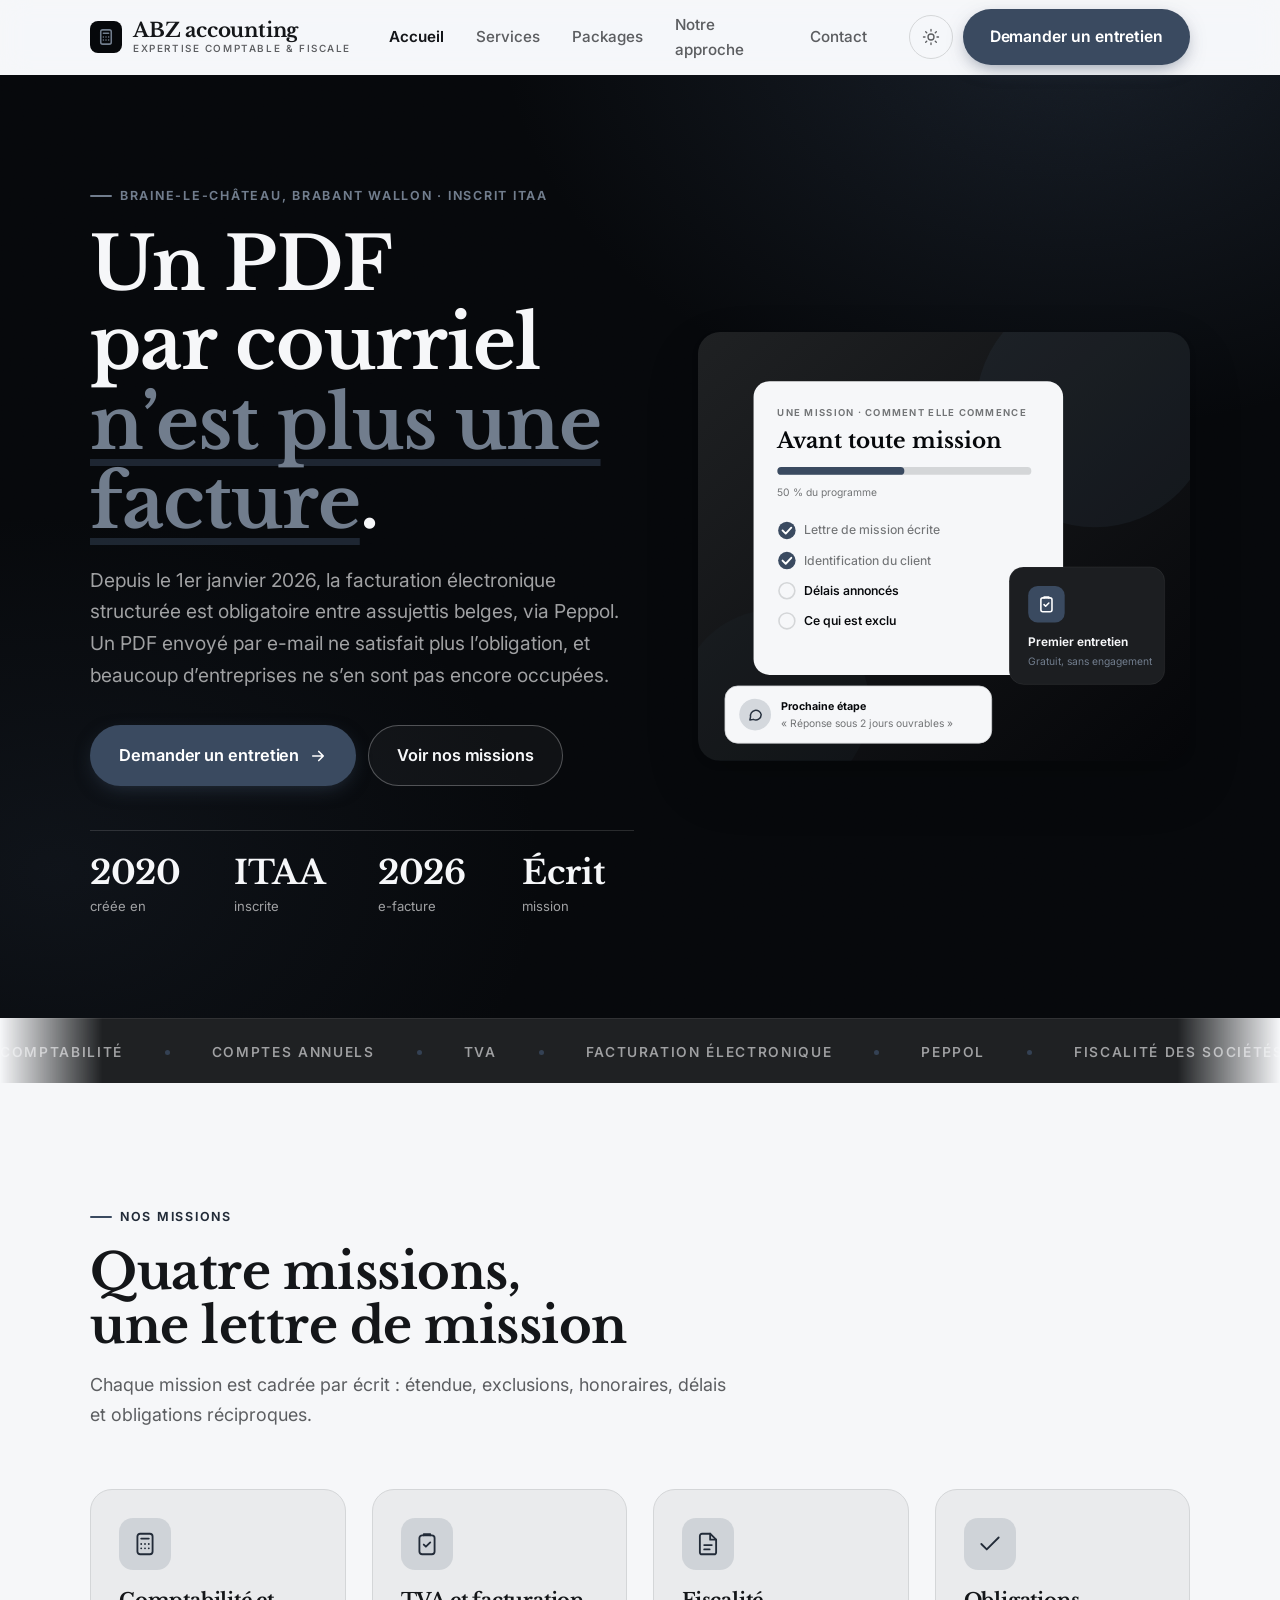
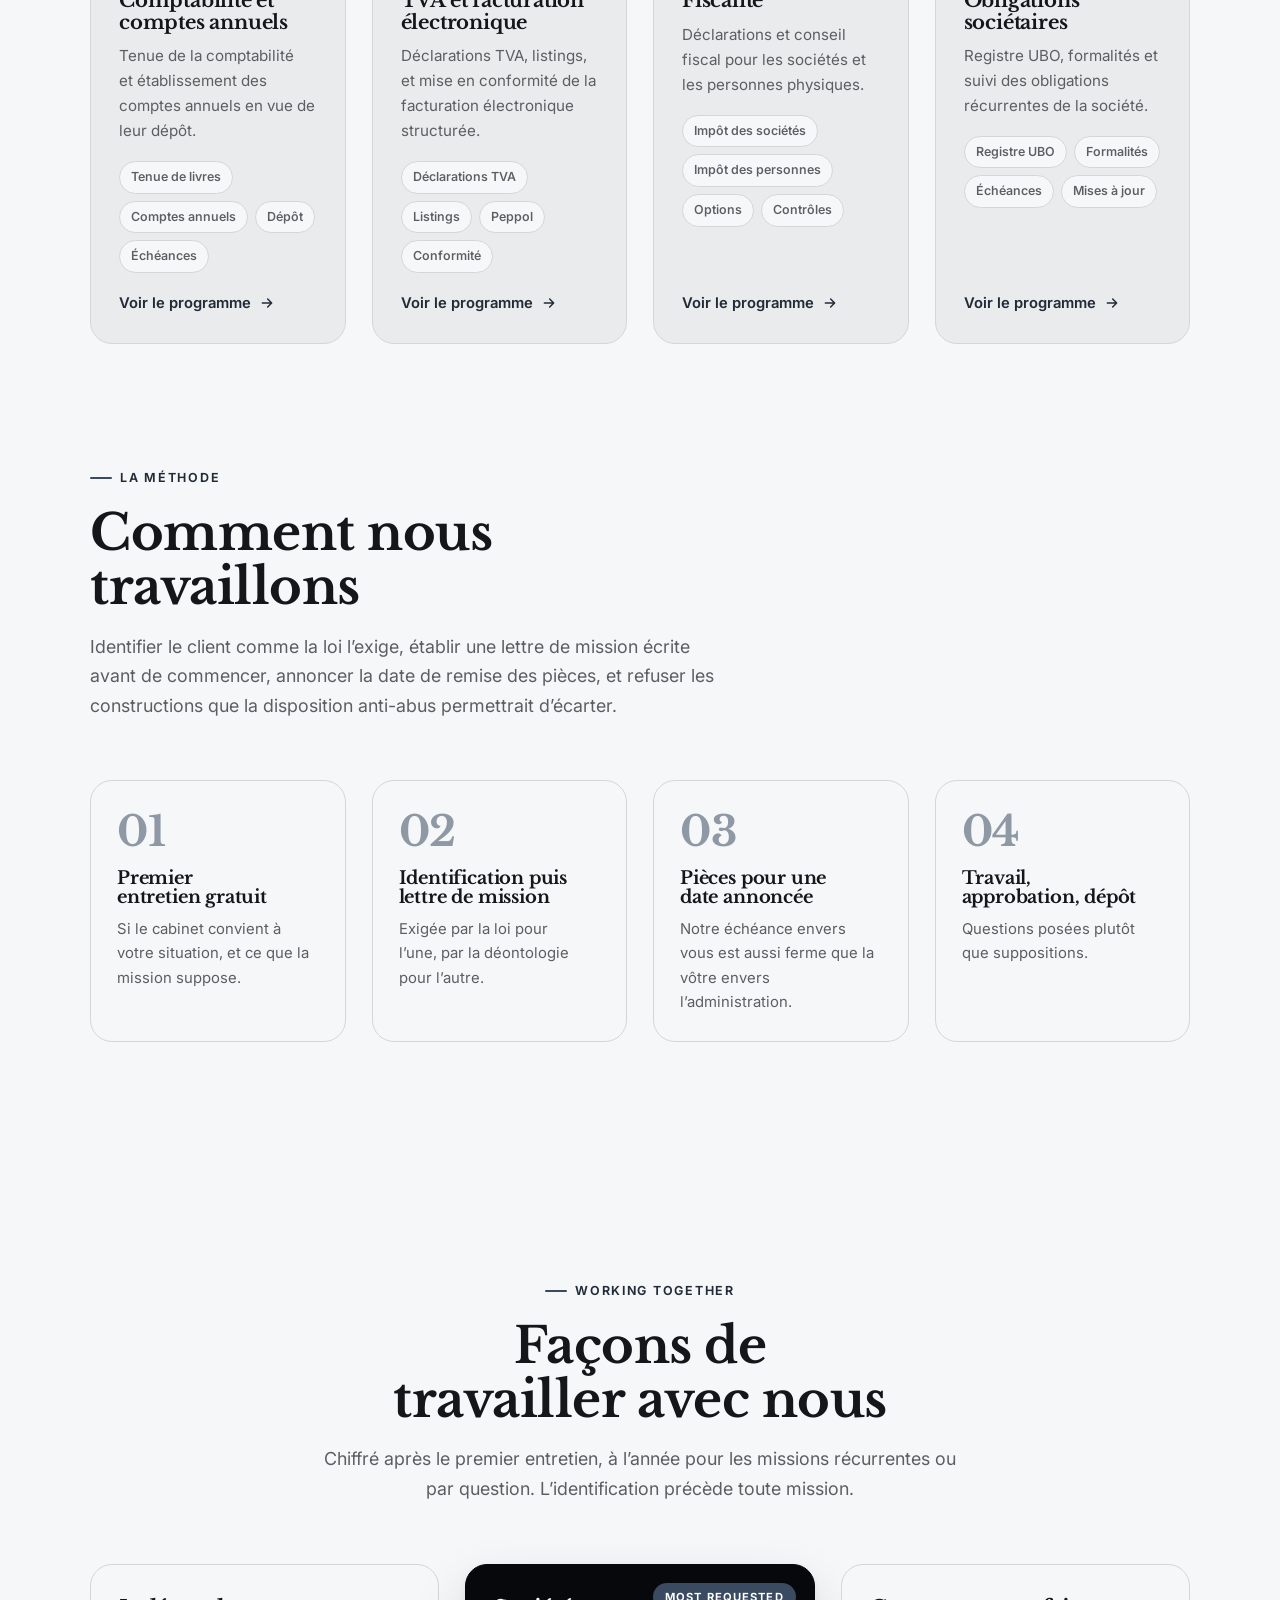
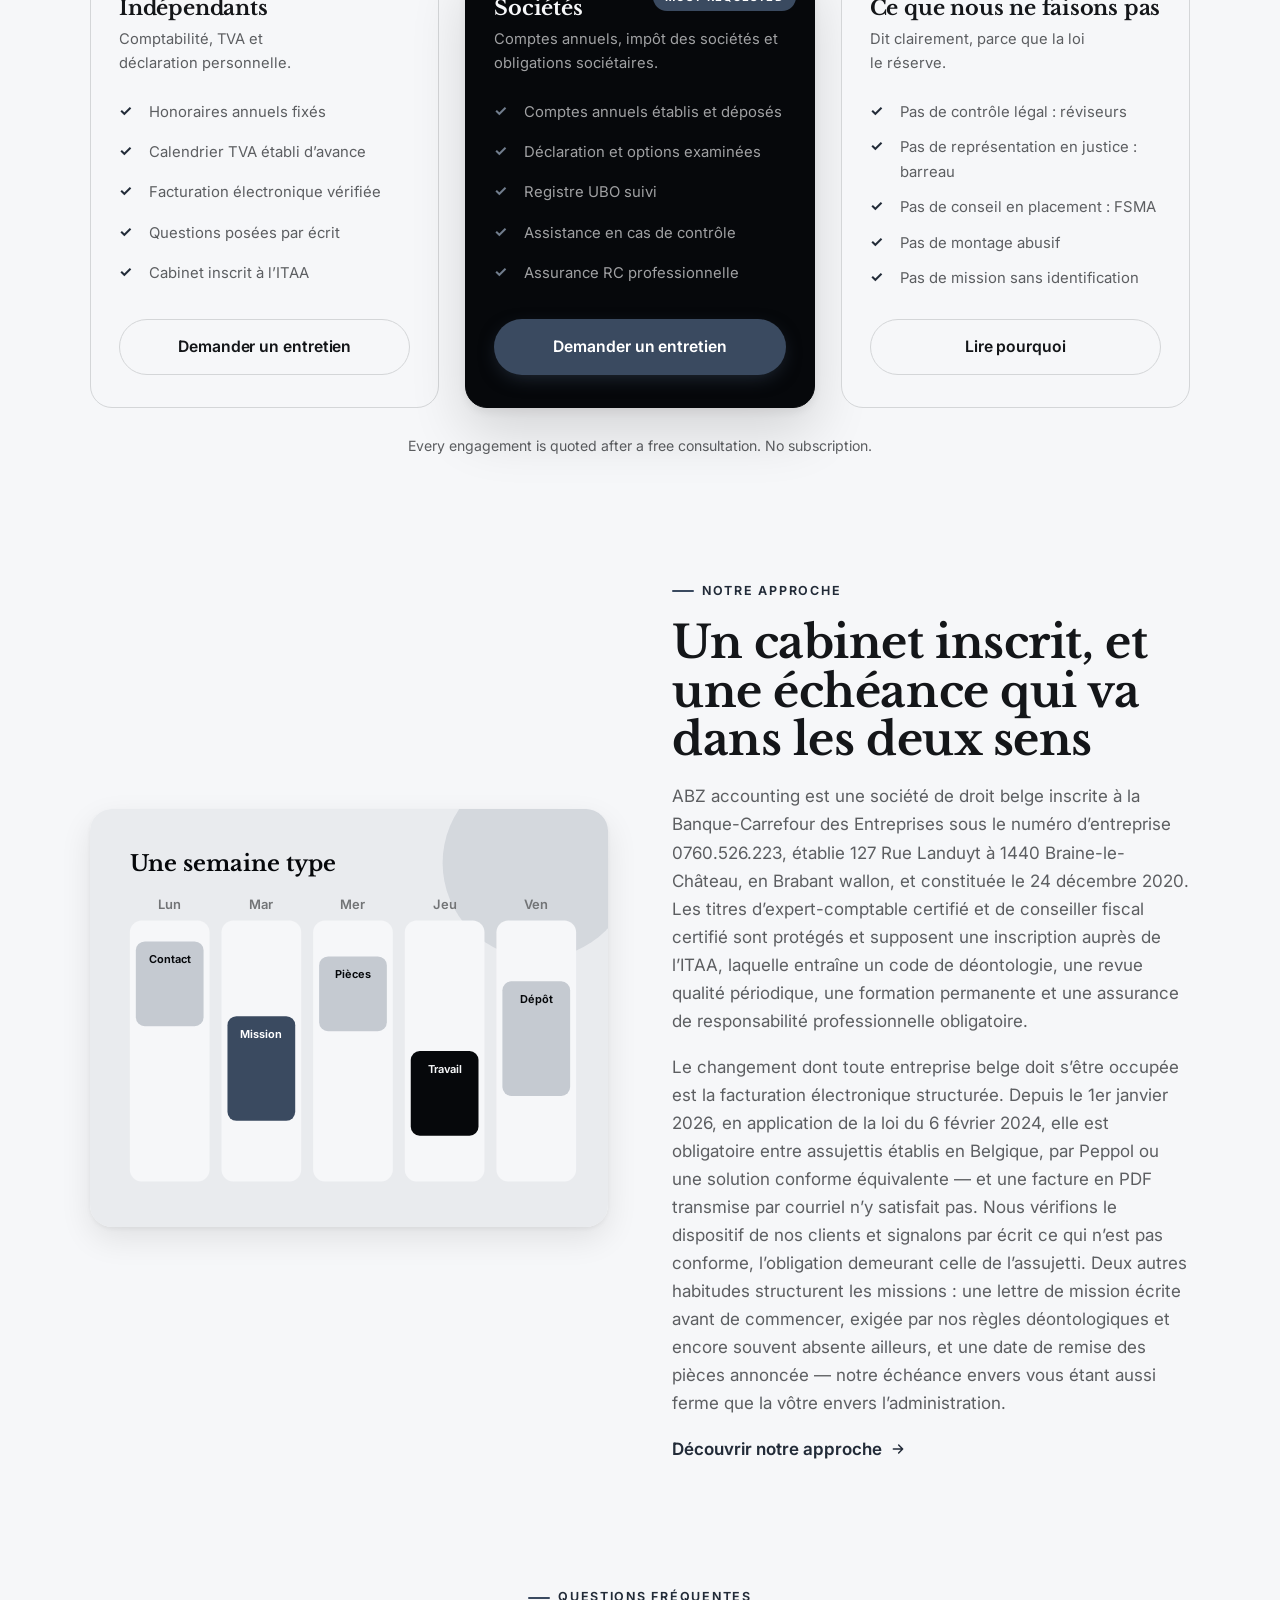
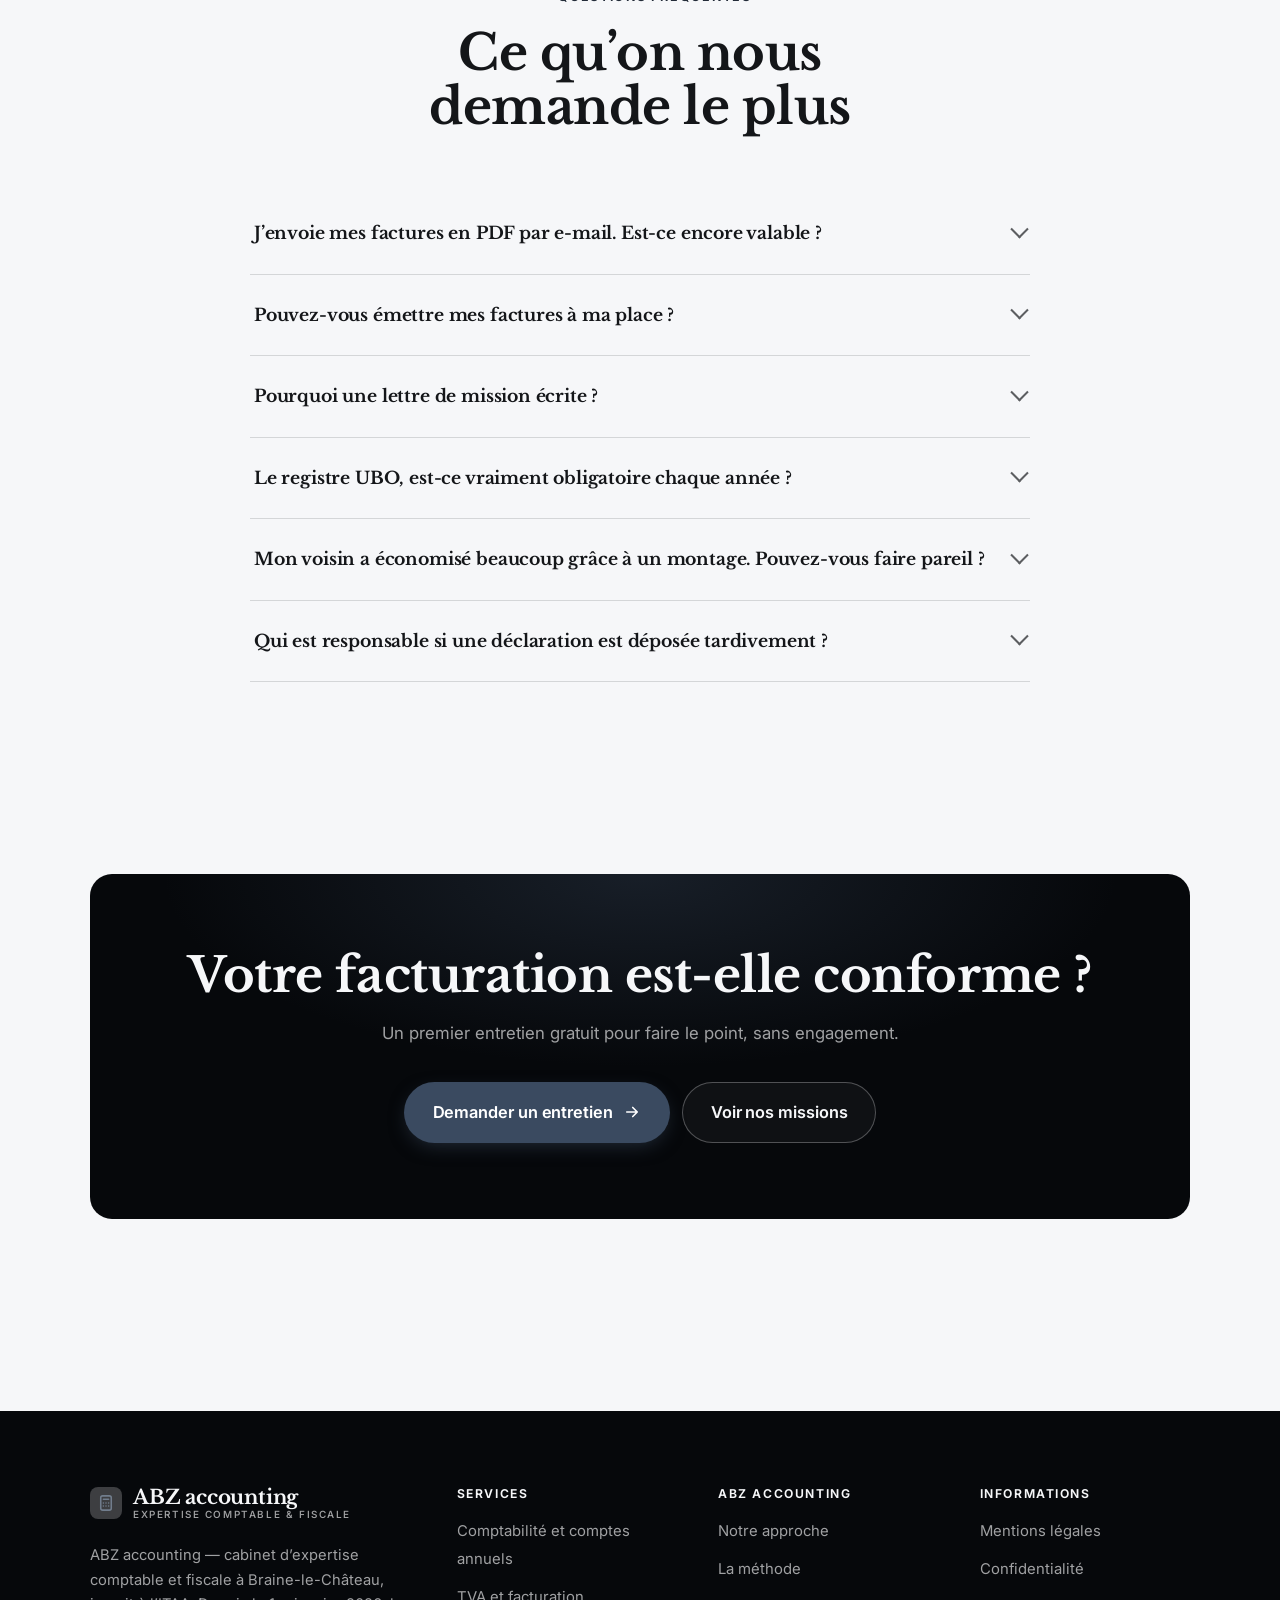
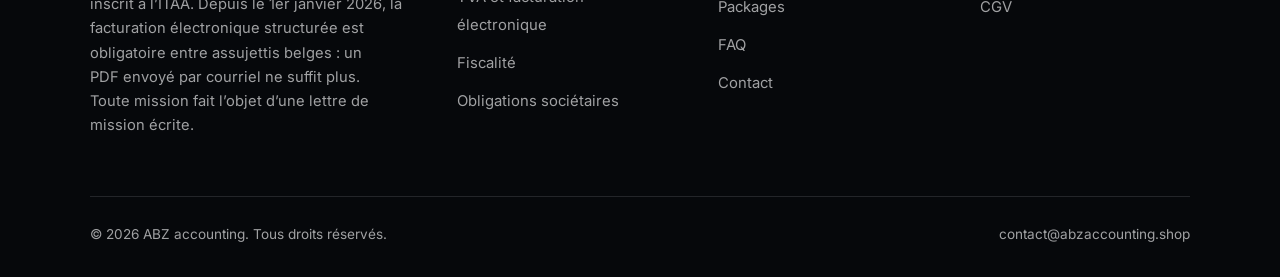
<file: index.html>
<!DOCTYPE html>
<html lang="fr" class="no-js">
<head>
<meta charset="utf-8">
<meta name="viewport" content="width=device-width, initial-scale=1">
<title>ABZ accounting — expertise comptable et fiscale, Brabant wallon</title>
<meta name="description" content="ABZ accounting, cabinet d’expertise comptable et fiscale à Braine-le-Château : comptabilité et comptes annuels, TVA et facturation électronique, fiscalité, et obligations sociétaires.">
<link rel="canonical" href="https://abzaccounting.shop/">

<meta property="og:type" content="website">
<meta property="og:url" content="https://abzaccounting.shop/">
<meta property="og:site_name" content="ABZ accounting">
<meta property="og:locale" content="fr_FR">
<meta property="og:title" content="ABZ accounting — expertise comptable et fiscale, Brabant wallon">
<meta property="og:description" content="ABZ accounting, cabinet d’expertise comptable et fiscale à Braine-le-Château : comptabilité et comptes annuels, TVA et facturation électronique, fiscalité, et obligations sociétaires.">
<meta name="theme-color" content="#06080b">

<link rel="icon" href="assets/img/favicon.svg" type="image/svg+xml">
<link rel="preconnect" href="https://fonts.googleapis.com">
<link rel="preconnect" href="https://fonts.gstatic.com" crossorigin>
<link rel="stylesheet" href="https://fonts.googleapis.com/css2?family=Libre+Baskerville:wght@400;700&family=Inter:wght@400..700&display=swap">
<link rel="stylesheet" href="assets/css/style.css">

<!-- Thème appliqué avant le premier rendu (évite le flash) -->
<script>
document.documentElement.classList.remove('no-js');
(function(){try{var t=localStorage.getItem('site-theme');if(t){document.documentElement.setAttribute('data-theme',t);}}catch(e){}})();
</script>
<script type="application/ld+json">
{
  "@context": "https://schema.org",
  "@type": "Organization",
  "name": "ABZ accounting",
  "url": "https://abzaccounting.shop/",
  "email": "contact@abzaccounting.shop",
  "description": "ABZ accounting, cabinet d’expertise comptable et fiscale à Braine-le-Château : comptabilité et comptes annuels, TVA et facturation électronique, fiscalité, et obligations sociétaires.",
  "areaServed": "FR",
  "knowsLanguage": "fr"
}
</script>
</head>

<body>
<a class="skip-link" href="#main">Aller au contenu principal</a>

<header class="site-header">
  <nav class="wrap nav" aria-label="Navigation principale">
    <a class="brand" href="index.html">
      <svg class="brand__mark" viewBox="0 0 64 64" aria-hidden="true">
        <rect class="bm-bg" width="64" height="64" rx="16"/>
        <g class="bm-ic" transform="translate(14 14) scale(1.5)" fill="none" stroke-width="2.1" stroke-linecap="round" stroke-linejoin="round"><rect x="5" y="2.5" width="14" height="19" rx="2.5"/><path d="M8.5 7h7M8.5 12h.01M12 12h.01M15.5 12h.01M8.5 16h.01M12 16h.01M15.5 16h.01"/></g>
      </svg>
      <span>ABZ accounting<span class="brand__sub">EXPERTISE COMPTABLE &amp; FISCALE</span></span>
    </a>

    <ul class="nav__links" id="nav-links">
      <li><a href="index.html" aria-current="page">Accueil</a></li>
      <li><a href="programmes.html">Services</a></li>
      <li><a href="index.html#tarifs">Packages</a></li>
      <li><a href="a-propos.html">Notre approche</a></li>
      <li><a href="contact.html">Contact</a></li>
      <li><a class="btn btn--primary" href="contact.html">Demander un entretien</a></li>
    </ul>

    <div class="nav__cta">
      <button class="theme-toggle" type="button" aria-label="Passer en thème sombre">
        <svg class="icon-sun" viewBox="0 0 24 24" fill="none" stroke="currentColor" stroke-width="1.8" stroke-linecap="round" aria-hidden="true"><circle cx="12" cy="12" r="4"/><path d="M12 2v2m0 16v2M2 12h2m16 0h2M4.9 4.9l1.4 1.4m11.4 11.4 1.4 1.4M19.1 4.9l-1.4 1.4M6.3 17.7l-1.4 1.4"/></svg>
        <svg class="icon-moon" viewBox="0 0 24 24" fill="none" stroke="currentColor" stroke-width="1.8" stroke-linecap="round" stroke-linejoin="round" aria-hidden="true"><path d="M21 12.8A9 9 0 1 1 11.2 3a7 7 0 0 0 9.8 9.8z"/></svg>
      </button>
      <a class="btn btn--primary" href="contact.html">Demander un entretien</a>
      <button class="nav__toggle" type="button" aria-expanded="false" aria-controls="nav-links" aria-label="Ouvrir le menu">
        <svg class="icon-open" viewBox="0 0 24 24" fill="none" stroke="currentColor" stroke-width="2" stroke-linecap="round" aria-hidden="true"><path d="M3 6h18M3 12h18M3 18h18"/></svg>
        <svg class="icon-close" viewBox="0 0 24 24" fill="none" stroke="currentColor" stroke-width="2" stroke-linecap="round" aria-hidden="true"><path d="M6 6l12 12M18 6L6 18"/></svg>
      </button>
    </div>
  </nav>
</header>

<main id="main">

<section class="hero">
  <div class="wrap hero__inner">
    <div>
      <span class="eyebrow hero__eyebrow">Braine-le-Château, Brabant wallon · Inscrit ITAA</span>
      <h1>Un PDF par courriel<br> <em>n’est plus une facture</em>.</h1>
      <p class="hero__lede">Depuis le 1er janvier 2026, la facturation électronique structurée est obligatoire entre assujettis belges, via Peppol. Un PDF envoyé par e-mail ne satisfait plus l’obligation, et beaucoup d’entreprises ne s’en sont pas encore occupées.</p>

      <div class="hero__actions">
        <a class="btn btn--primary btn--lg" href="contact.html">Demander un entretien <svg viewBox="0 0 24 24" fill="none" stroke="currentColor" stroke-width="2.2" stroke-linecap="round" stroke-linejoin="round" aria-hidden="true"><path d="M5 12h14M13 6l6 6-6 6"/></svg></a>
        <a class="btn btn--on-dark btn--lg" href="programmes.html">Voir nos missions</a>
      </div>

      <ul class="hero__proof">
        <li><span class="stat__num">2020</span><span class="stat__label">créée en</span></li>
        <li><span class="stat__num">ITAA</span><span class="stat__label">inscrite</span></li>
        <li><span class="stat__num">2026</span><span class="stat__label">e-facture</span></li>
        <li><span class="stat__num">Écrit</span><span class="stat__label">mission</span></li>
      </ul>
    </div>

    <div class="hero__art">
      <svg viewBox="0 0 620 540" role="img" aria-label="Comment une mission chez ABZ accounting commence, de la lettre de mission à l’identification du client.">
        <defs>
          <linearGradient id="hbg" x1="0" y1="0" x2="1" y2="1">
            <stop offset="0" stop-color="#1f2123"/><stop offset="1" stop-color="#050609"/>
          </linearGradient>
        </defs>
        <rect width="620" height="540" rx="22" fill="url(#hbg)"/>
        <circle cx="500" cy="96" r="150" fill="#3a4a60" opacity=".16"/>
        <circle cx="96" cy="470" r="120" fill="#3a4a60" opacity=".08"/>

        <g style="font-family: var(--font-body)">
          <!-- Carte programme -->
          <rect x="70" y="62" width="390" height="370" rx="20" fill="#f6f7f9"/>
          <text x="100" y="106" font-size="12" font-weight="650" letter-spacing="1.6" fill="#727476">UNE MISSION · COMMENT ELLE COMMENCE</text>
          <text x="100" y="146" font-size="27" font-weight="700" fill="#06080b" style="font-family: var(--font-display)">Avant toute mission</text>
          <rect x="100" y="170" width="320" height="10" rx="5" fill="#d4d6d8"/>
          <rect x="100" y="170" width="160" height="10" rx="5" fill="#3a4a60"/>
          <text x="100" y="206" font-size="13" fill="#727476">50 % du programme</text>
          <circle cx="112" cy="250" r="11" fill="#3a4a60"/><path d="M106.5 250l4 4 7-7.5" fill="none" stroke="#ffffff" stroke-width="2.4" stroke-linecap="round" stroke-linejoin="round"/><text x="134" y="255" font-size="15.5" fill="#727476" font-weight="450">Lettre de mission écrite</text>
          <circle cx="112" cy="288" r="11" fill="#3a4a60"/><path d="M106.5 288l4 4 7-7.5" fill="none" stroke="#ffffff" stroke-width="2.4" stroke-linecap="round" stroke-linejoin="round"/><text x="134" y="293" font-size="15.5" fill="#727476" font-weight="450">Identification du client</text>
          <circle cx="112" cy="326" r="10" fill="none" stroke="#d4d6d8" stroke-width="2"/><text x="134" y="331" font-size="15.5" fill="#06080b" font-weight="560">Délais annoncés</text>
          <circle cx="112" cy="364" r="10" fill="none" stroke="#d4d6d8" stroke-width="2"/><text x="134" y="369" font-size="15.5" fill="#06080b" font-weight="560">Ce qui est exclu</text>

          <!-- Carte séance -->
          <rect x="392" y="296" width="196" height="148" rx="18" fill="#1c1e21" stroke="#ffffff" stroke-opacity=".08"/>
          <rect x="416" y="320" width="46" height="46" rx="12" fill="#3a4a60"/>
          <g transform="translate(427 331)" fill="none" stroke="#ffffff" color="#ffffff" stroke-width="2" stroke-linecap="round" stroke-linejoin="round"><rect x="5" y="4" width="14" height="17.5" rx="2.5"/><path d="M9 4V3h6v1M9 12.5l2 2 4-4"/></g>
          <text x="416" y="396" font-size="15" font-weight="650" fill="#f6f7f9">Premier entretien</text>
          <text x="416" y="420" font-size="13" fill="#717d8d">Gratuit, sans engagement</text>

          <!-- Retour du coach -->
          <rect x="34" y="446" width="336" height="72" rx="16" fill="#f6f7f9" stroke="#d4d6d8"/>
          <circle cx="72" cy="482" r="20" fill="#d4d8dd"/>
          <g transform="translate(62 472) scale(.84)" fill="none" stroke="#26303e" stroke-width="2.2" stroke-linecap="round" stroke-linejoin="round"><path d="M21 12a8 8 0 0 1-11.6 7.1L4 20l1-4.6A8 8 0 1 1 21 12z"/></g>
          <text x="104" y="476" font-size="13.5" font-weight="700" fill="#06080b">Prochaine étape</text>
          <text x="104" y="498" font-size="13" fill="#727476">« Réponse sous 2 jours ouvrables »</text>
        </g>
      </svg>
    </div>
  </div>
</section>

<div class="marquee" aria-hidden="true">
  <div class="marquee__track"><span>Comptabilité</span><span>Comptes annuels</span><span>TVA</span><span>Facturation électronique</span><span>Peppol</span><span>Fiscalité des sociétés</span><span>Fiscalité des personnes</span><span>Registre UBO</span><span>Lettre de mission</span><span>Contrôles fiscaux</span><span>Comptabilité</span><span>Comptes annuels</span><span>TVA</span><span>Facturation électronique</span><span>Peppol</span><span>Fiscalité des sociétés</span><span>Fiscalité des personnes</span><span>Registre UBO</span><span>Lettre de mission</span><span>Contrôles fiscaux</span></div>
</div>

<section class="section wrap" id="programmes">
  <div class="section-head reveal">
    <span class="eyebrow">Nos missions</span>
    <h2>Quatre missions, une lettre de mission</h2>
    <p>Chaque mission est cadrée par écrit : étendue, exclusions, honoraires, délais et obligations réciproques.</p>
  </div>
  <div class="grid grid--4 reveal-group">
    <a class="card" href="programmes.html#comptabilite">
      <div class="card__icon"><svg viewBox="0 0 24 24" fill="none" stroke="currentColor" stroke-width="1.7" stroke-linecap="round" stroke-linejoin="round" aria-hidden="true"><rect x="5" y="2.5" width="14" height="19" rx="2.5"/><path d="M8.5 7h7M8.5 12h.01M12 12h.01M15.5 12h.01M8.5 16h.01M12 16h.01M15.5 16h.01"/></svg></div>
      <h3>Comptabilité et comptes annuels</h3>
      <p>Tenue de la comptabilité et établissement des comptes annuels en vue de leur dépôt.</p>
      <ul class="tags"><li>Tenue de livres</li><li>Comptes annuels</li><li>Dépôt</li><li>Échéances</li></ul>
      <span class="arrow-link">Voir le programme <svg viewBox="0 0 24 24" fill="none" stroke="currentColor" stroke-width="2.2" stroke-linecap="round" stroke-linejoin="round" aria-hidden="true"><path d="M5 12h14M13 6l6 6-6 6"/></svg></span>
    </a>
    <a class="card" href="programmes.html#tva">
      <div class="card__icon"><svg viewBox="0 0 24 24" fill="none" stroke="currentColor" stroke-width="1.7" stroke-linecap="round" stroke-linejoin="round" aria-hidden="true"><rect x="5" y="4" width="14" height="17.5" rx="2.5"/><path d="M9 4V3h6v1M9 12.5l2 2 4-4"/></svg></div>
      <h3>TVA et facturation électronique</h3>
      <p>Déclarations TVA, listings, et mise en conformité de la facturation électronique structurée.</p>
      <ul class="tags"><li>Déclarations TVA</li><li>Listings</li><li>Peppol</li><li>Conformité</li></ul>
      <span class="arrow-link">Voir le programme <svg viewBox="0 0 24 24" fill="none" stroke="currentColor" stroke-width="2.2" stroke-linecap="round" stroke-linejoin="round" aria-hidden="true"><path d="M5 12h14M13 6l6 6-6 6"/></svg></span>
    </a>
    <a class="card" href="programmes.html#fiscalite">
      <div class="card__icon"><svg viewBox="0 0 24 24" fill="none" stroke="currentColor" stroke-width="1.7" stroke-linecap="round" stroke-linejoin="round" aria-hidden="true"><path d="M14 2.5H6.5A2 2 0 0 0 4.5 4.5v15a2 2 0 0 0 2 2h11a2 2 0 0 0 2-2V8z"/><path d="M14 2.5V8h5.5M8.5 13h7M8.5 17h5"/></svg></div>
      <h3>Fiscalité</h3>
      <p>Déclarations et conseil fiscal pour les sociétés et les personnes physiques.</p>
      <ul class="tags"><li>Impôt des sociétés</li><li>Impôt des personnes</li><li>Options</li><li>Contrôles</li></ul>
      <span class="arrow-link">Voir le programme <svg viewBox="0 0 24 24" fill="none" stroke="currentColor" stroke-width="2.2" stroke-linecap="round" stroke-linejoin="round" aria-hidden="true"><path d="M5 12h14M13 6l6 6-6 6"/></svg></span>
    </a>
    <a class="card" href="programmes.html#societaire">
      <div class="card__icon"><svg viewBox="0 0 24 24" fill="none" stroke="currentColor" stroke-width="1.7" stroke-linecap="round" stroke-linejoin="round" aria-hidden="true"><path d="M20 6 9 17l-5-5"/></svg></div>
      <h3>Obligations sociétaires</h3>
      <p>Registre UBO, formalités et suivi des obligations récurrentes de la société.</p>
      <ul class="tags"><li>Registre UBO</li><li>Formalités</li><li>Échéances</li><li>Mises à jour</li></ul>
      <span class="arrow-link">Voir le programme <svg viewBox="0 0 24 24" fill="none" stroke="currentColor" stroke-width="2.2" stroke-linecap="round" stroke-linejoin="round" aria-hidden="true"><path d="M5 12h14M13 6l6 6-6 6"/></svg></span>
    </a>
  </div>
</section>

<section class="section section--flush wrap" id="methode">
  <div class="section-head reveal">
    <span class="eyebrow">La méthode</span>
    <h2>Comment nous travaillons</h2>
    <p>Identifier le client comme la loi l’exige, établir une lettre de mission écrite avant de commencer, annoncer la date de remise des pièces, et refuser les constructions que la disposition anti-abus permettrait d’écarter.</p>
  </div>
  <div class="grid grid--4 steps reveal-group">
    <article class="step">
      <h3>Premier entretien gratuit</h3>
      <p>Si le cabinet convient à votre situation, et ce que la mission suppose.</p>
    </article>
    <article class="step">
      <h3>Identification puis lettre de mission</h3>
      <p>Exigée par la loi pour l’une, par la déontologie pour l’autre.</p>
    </article>
    <article class="step">
      <h3>Pièces pour une date annoncée</h3>
      <p>Notre échéance envers vous est aussi ferme que la vôtre envers l’administration.</p>
    </article>
    <article class="step">
      <h3>Travail, approbation, dépôt</h3>
      <p>Questions posées plutôt que suppositions.</p>
    </article>
  </div>
</section>

<section class="section wrap" id="tarifs">
  <div class="section-head section-head--center reveal">
    <span class="eyebrow">Working together</span>
    <h2>Façons de travailler avec nous</h2>
    <p>Chiffré après le premier entretien, à l’année pour les missions récurrentes ou par question. L’identification précède toute mission.</p>
  </div>
  <div class="grid grid--3 plans reveal-group">
    <article class="plan">
      
      <h3>Indépendants</h3>
      <p class="plan__desc">Comptabilité, TVA et déclaration personnelle.</p>
      
      <ul class="plan__features">
        <li>Honoraires annuels fixés</li>
        <li>Calendrier TVA établi d’avance</li>
        <li>Facturation électronique vérifiée</li>
        <li>Questions posées par écrit</li>
        <li>Cabinet inscrit à l’ITAA</li>
      </ul>
      <a class="btn btn--ghost btn--block" href="contact.html">Demander un entretien</a>
    </article>
    <article class="plan plan--featured">
      <span class="plan__tag">Most requested</span>
      <h3>Sociétés</h3>
      <p class="plan__desc">Comptes annuels, impôt des sociétés et obligations sociétaires.</p>
      
      <ul class="plan__features">
        <li>Comptes annuels établis et déposés</li>
        <li>Déclaration et options examinées</li>
        <li>Registre UBO suivi</li>
        <li>Assistance en cas de contrôle</li>
        <li>Assurance RC professionnelle</li>
      </ul>
      <a class="btn btn--primary btn--block" href="contact.html">Demander un entretien</a>
    </article>
    <article class="plan">
      
      <h3>Ce que nous ne faisons pas</h3>
      <p class="plan__desc">Dit clairement, parce que la loi le réserve.</p>
      
      <ul class="plan__features">
        <li>Pas de contrôle légal : réviseurs</li>
        <li>Pas de représentation en justice : barreau</li>
        <li>Pas de conseil en placement : FSMA</li>
        <li>Pas de montage abusif</li>
        <li>Pas de mission sans identification</li>
      </ul>
      <a class="btn btn--ghost btn--block" href="contact.html">Lire pourquoi</a>
    </article>
  </div>
  <p class="plans-note">Every engagement is quoted after a free consultation. No subscription.</p>
</section>

<section class="section section--flush wrap">
  <div class="split reveal">
    <div class="split__art">
      <svg viewBox="0 0 520 420" role="img" aria-label="Exemple de semaine type : Contact, Mission, Pièces, Travail, Dépôt.">
        <rect width="520" height="420" rx="20" fill="#e9ebee"/>
        <circle cx="450" cy="54" r="96" fill="#3a4a60" opacity=".12"/>
        <g style="font-family: var(--font-body)">
        <text x="40" y="62" font-size="22" font-weight="700" fill="#06080b" style="font-family: var(--font-display)">Une semaine type</text>
        <text x="80" y="100" text-anchor="middle" font-size="13" font-weight="600" fill="#727476">Lun</text>
        <rect x="40" y="112" width="80" height="262" rx="12" fill="#f6f7f9"/>
        <rect x="46" y="133" width="68" height="85" rx="9" fill="#c5cad1"/>
        <text x="80" y="155" text-anchor="middle" font-size="11" font-weight="650" fill="#06080b">Contact</text>
        <text x="172" y="100" text-anchor="middle" font-size="13" font-weight="600" fill="#727476">Mar</text>
        <rect x="132" y="112" width="80" height="262" rx="12" fill="#f6f7f9"/>
        <rect x="138" y="208" width="68" height="105" rx="9" fill="#3a4a60"/>
        <text x="172" y="230" text-anchor="middle" font-size="11" font-weight="650" fill="#ffffff">Mission</text>
        <text x="264" y="100" text-anchor="middle" font-size="13" font-weight="600" fill="#727476">Mer</text>
        <rect x="224" y="112" width="80" height="262" rx="12" fill="#f6f7f9"/>
        <rect x="230" y="148" width="68" height="75" rx="9" fill="#c5cad1"/>
        <text x="264" y="170" text-anchor="middle" font-size="11" font-weight="650" fill="#06080b">Pièces</text>
        <text x="356" y="100" text-anchor="middle" font-size="13" font-weight="600" fill="#727476">Jeu</text>
        <rect x="316" y="112" width="80" height="262" rx="12" fill="#f6f7f9"/>
        <rect x="322" y="243" width="68" height="85" rx="9" fill="#06080b"/>
        <text x="356" y="265" text-anchor="middle" font-size="11" font-weight="650" fill="#f6f7f9">Travail</text>
        <text x="448" y="100" text-anchor="middle" font-size="13" font-weight="600" fill="#727476">Ven</text>
        <rect x="408" y="112" width="80" height="262" rx="12" fill="#f6f7f9"/>
        <rect x="414" y="173" width="68" height="115" rx="9" fill="#c5cad1"/>
        <text x="448" y="195" text-anchor="middle" font-size="11" font-weight="650" fill="#06080b">Dépôt</text>
        </g>
      </svg>
    </div>
    <div>
      <span class="eyebrow">Notre approche</span>
      <h2>Un cabinet inscrit, et une échéance qui va dans les deux sens</h2>
      <p>ABZ accounting est une société de droit belge inscrite à la Banque-Carrefour des Entreprises sous le numéro d’entreprise 0760.526.223, établie 127 Rue Landuyt à 1440 Braine-le-Château, en Brabant wallon, et constituée le 24 décembre 2020. Les titres d’expert-comptable certifié et de conseiller fiscal certifié sont protégés et supposent une inscription auprès de l’ITAA, laquelle entraîne un code de déontologie, une revue qualité périodique, une formation permanente et une assurance de responsabilité professionnelle obligatoire.</p>
      <p>Le changement dont toute entreprise belge doit s’être occupée est la facturation électronique structurée. Depuis le 1er janvier 2026, en application de la loi du 6 février 2024, elle est obligatoire entre assujettis établis en Belgique, par Peppol ou une solution conforme équivalente — et une facture en PDF transmise par courriel n’y satisfait pas. Nous vérifions le dispositif de nos clients et signalons par écrit ce qui n’est pas conforme, l’obligation demeurant celle de l’assujetti. Deux autres habitudes structurent les missions : une lettre de mission écrite avant de commencer, exigée par nos règles déontologiques et encore souvent absente ailleurs, et une date de remise des pièces annoncée — notre échéance envers vous étant aussi ferme que la vôtre envers l’administration.</p>
      <p><a class="arrow-link" href="a-propos.html">Découvrir notre approche <svg viewBox="0 0 24 24" fill="none" stroke="currentColor" stroke-width="2.2" stroke-linecap="round" stroke-linejoin="round" aria-hidden="true"><path d="M5 12h14M13 6l6 6-6 6"/></svg></a></p>
    </div>
  </div>
</section>

<section class="section section--flush wrap" id="faq">
  <div class="section-head section-head--center reveal">
    <span class="eyebrow">Questions fréquentes</span>
    <h2>Ce qu’on nous demande le plus</h2>
  </div>
  <div class="faq reveal">
    <details>
      <summary>J’envoie mes factures en PDF par e-mail. Est-ce encore valable ?</summary>
      <p>Non, plus depuis le 1er janvier 2026 pour les opérations entre assujettis établis en Belgique. La loi du 6 février 2024 impose la facture électronique structurée, transmise via le réseau Peppol ou une solution conforme équivalente. Un PDF est un document lisible par un humain, pas une facture structurée au sens de l’obligation. Si vous n’avez pas encore migré, c’est le premier sujet à traiter.</p>
    </details>
    <details>
      <summary>Pouvez-vous émettre mes factures à ma place ?</summary>
      <p>Seulement si la lettre de mission le prévoit expressément. Nous vérifions votre dispositif, nous vous aidons à le rendre conforme et nous vous signalons par écrit ce qui ne l’est pas, mais l’obligation de facturer correctement incombe à l’assujetti. Beaucoup de clients supposent que leur comptable s’en charge par défaut : ce n’est pas le cas, et il vaut mieux le savoir maintenant.</p>
    </details>
    <details>
      <summary>Pourquoi une lettre de mission écrite ?</summary>
      <p>Parce que nos règles déontologiques l’exigent et parce qu’elle évite l’essentiel des désaccords. Elle précise l’étendue de la mission, ce qui en est exclu, les honoraires, les délais et les obligations de chacun. Un cabinet qui commence à travailler sans lettre de mission ne respecte pas ses propres règles, ce qui est en soi une information.</p>
    </details>
    <details>
      <summary>Le registre UBO, est-ce vraiment obligatoire chaque année ?</summary>
      <p>Les informations doivent être enregistrées et ensuite confirmées ou actualisées annuellement, et le défaut est passible d’amende. C’est l’obligation la plus oubliée, parce qu’aucun rappel visible ne l’accompagne. Lorsque nous en sommes chargés, nous la réalisons à partir des informations que vous nous communiquez et nous vous relançons chaque année.</p>
    </details>
    <details>
      <summary>Mon voisin a économisé beaucoup grâce à un montage. Pouvez-vous faire pareil ?</summary>
      <p>Nous examinerons volontiers, et il est possible que ce n’ait pas été une économie. Ce que nous ne ferons pas, c’est mettre en œuvre une construction dont l’objectif principal est un avantage fiscal contraire à l’objet de la loi : l’administration peut l’écarter, et ce qui ressemblait à une économie devient un supplément d’impôt majoré d’intérêts, souvent des années plus tard.</p>
    </details>
    <details>
      <summary>Qui est responsable si une déclaration est déposée tardivement ?</summary>
      <p>Nous annonçons la date à laquelle les pièces complètes doivent nous parvenir. Si elles arrivent à temps, le dépôt est notre affaire. Si elles arrivent après, nous ne pouvons pas assumer le retard ni l’amende. Les amendes en matière de TVA sont largement automatiques et indifférentes aux motifs, raison pour laquelle le calendrier est fixé à l’avance plutôt que subi.</p>
    </details>
  </div>
</section>

<section class="wrap section--tight">
  <div class="cta-band reveal">
    <h2>Votre facturation est-elle conforme ?</h2>
    <p>Un premier entretien gratuit pour faire le point, sans engagement.</p>
    <div class="hero__actions">
      <a class="btn btn--primary btn--lg" href="contact.html">Demander un entretien <svg viewBox="0 0 24 24" fill="none" stroke="currentColor" stroke-width="2.2" stroke-linecap="round" stroke-linejoin="round" aria-hidden="true"><path d="M5 12h14M13 6l6 6-6 6"/></svg></a>
      <a class="btn btn--on-dark btn--lg" href="programmes.html">Voir nos missions</a>
    </div>
  </div>
</section>

</main>

<footer class="site-footer">
  <div class="wrap">
    <div class="footer__grid">
      <div class="footer__brand">
        <a class="brand" href="index.html">
          <svg class="brand__mark" viewBox="0 0 64 64" aria-hidden="true">
        <rect class="bm-bg" width="64" height="64" rx="16"/>
        <g class="bm-ic" transform="translate(14 14) scale(1.5)" fill="none" stroke-width="2.1" stroke-linecap="round" stroke-linejoin="round"><rect x="5" y="2.5" width="14" height="19" rx="2.5"/><path d="M8.5 7h7M8.5 12h.01M12 12h.01M15.5 12h.01M8.5 16h.01M12 16h.01M15.5 16h.01"/></g>
      </svg>
          <span>ABZ accounting<span class="brand__sub">EXPERTISE COMPTABLE &amp; FISCALE</span></span>
        </a>
        <p>ABZ accounting — cabinet d’expertise comptable et fiscale à Braine-le-Château, inscrit à l’ITAA. Depuis le 1er janvier 2026, la facturation électronique structurée est obligatoire entre assujettis belges : un PDF envoyé par courriel ne suffit plus. Toute mission fait l’objet d’une lettre de mission écrite.</p>
      </div>

      <div class="footer__col">
        <h4>Services</h4>
        <ul>
          <li><a href="programmes.html#comptabilite">Comptabilité et comptes annuels</a></li>
          <li><a href="programmes.html#tva">TVA et facturation électronique</a></li>
          <li><a href="programmes.html#fiscalite">Fiscalité</a></li>
          <li><a href="programmes.html#societaire">Obligations sociétaires</a></li>
        </ul>
      </div>

      <div class="footer__col">
        <h4>ABZ accounting</h4>
        <ul>
          <li><a href="a-propos.html">Notre approche</a></li>
          <li><a href="index.html#methode">La méthode</a></li>
          <li><a href="index.html#tarifs">Packages</a></li>
          <li><a href="index.html#faq">FAQ</a></li>
          <li><a href="contact.html">Contact</a></li>
        </ul>
      </div>

      <div class="footer__col">
        <h4>Informations</h4>
        <ul>
          <li><a href="mentions-legales.html">Mentions légales</a></li>
          <li><a href="mentions-legales.html#confidentialite">Confidentialité</a></li>
          <li><a href="mentions-legales.html#cgv">CGV</a></li>
        </ul>
      </div>
    </div>

    <div class="footer__bottom">
      <p>© <span data-year>2026</span> ABZ accounting. Tous droits réservés.</p>
      <p><a href="mailto:contact@abzaccounting.shop">contact@abzaccounting.shop</a></p>
    </div>
  </div>
</footer>

<script src="assets/js/main.js" defer></script>
</body>
</html>
</file>
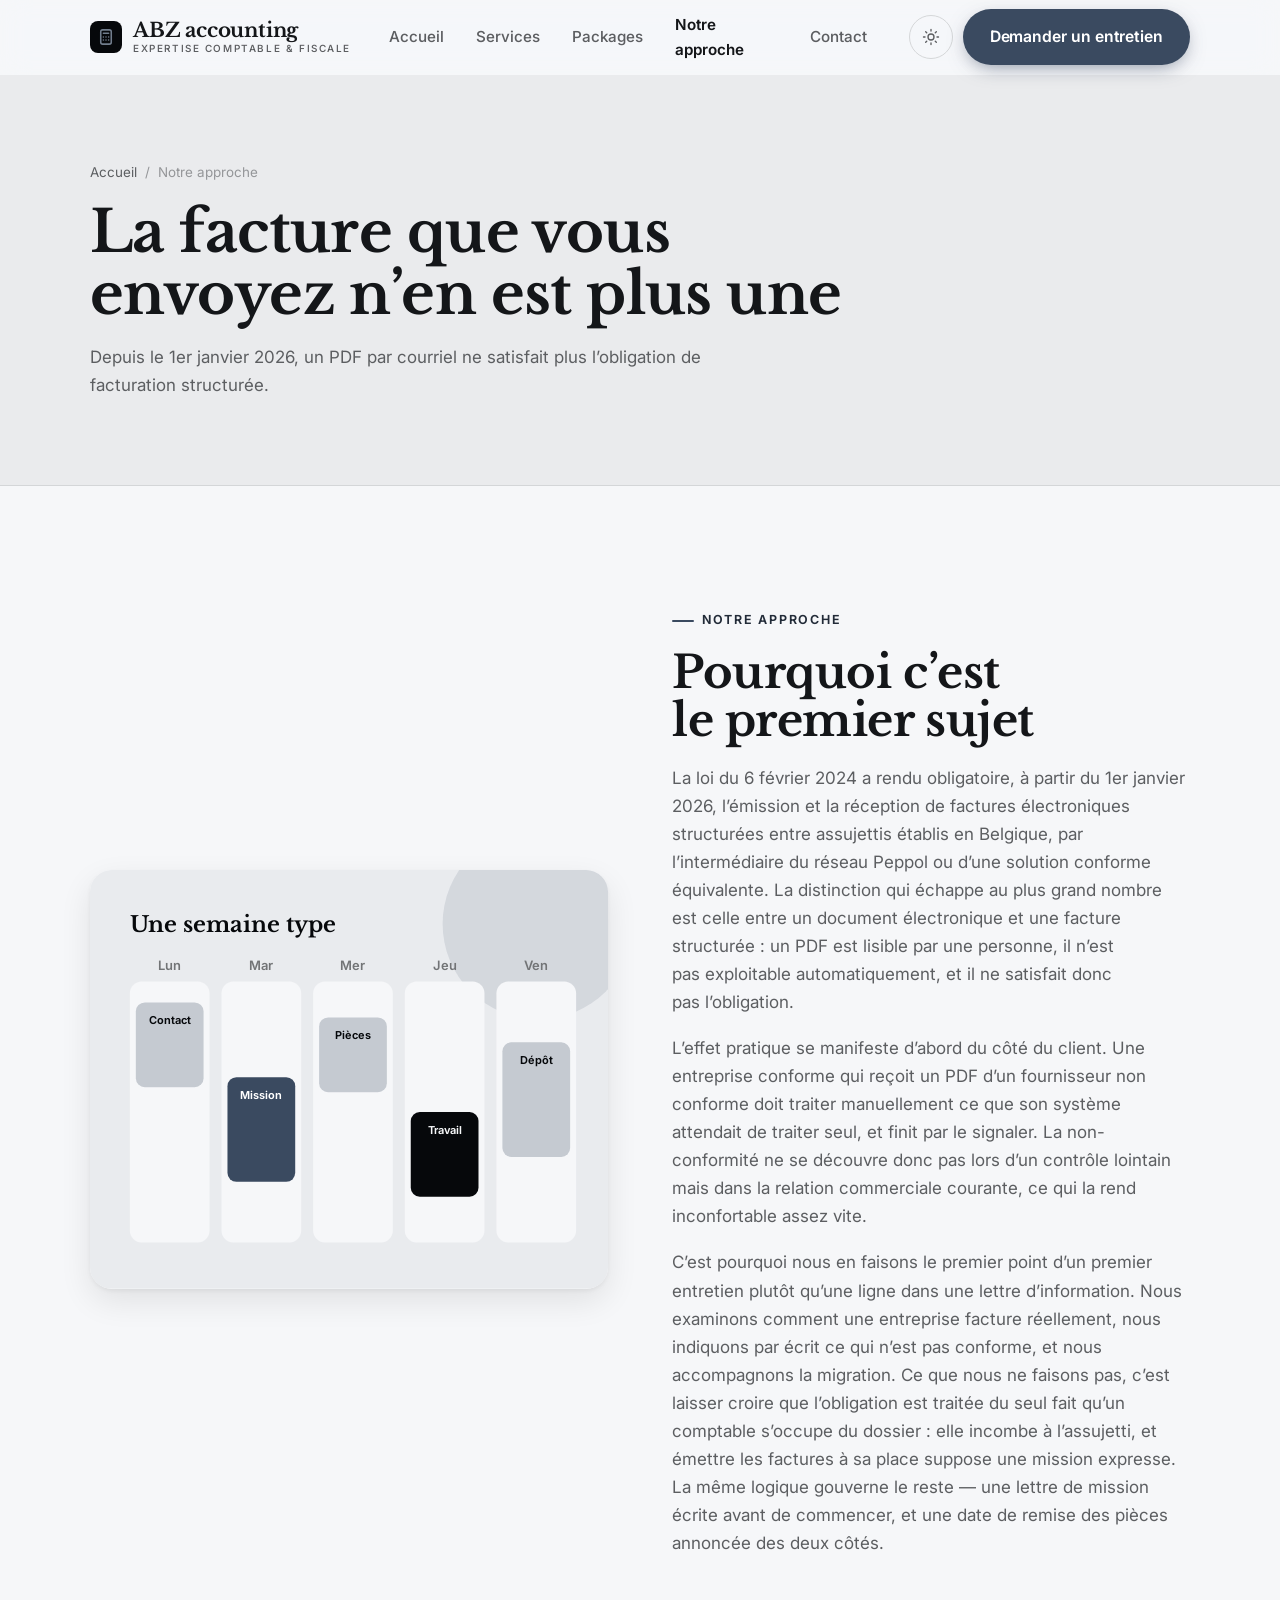
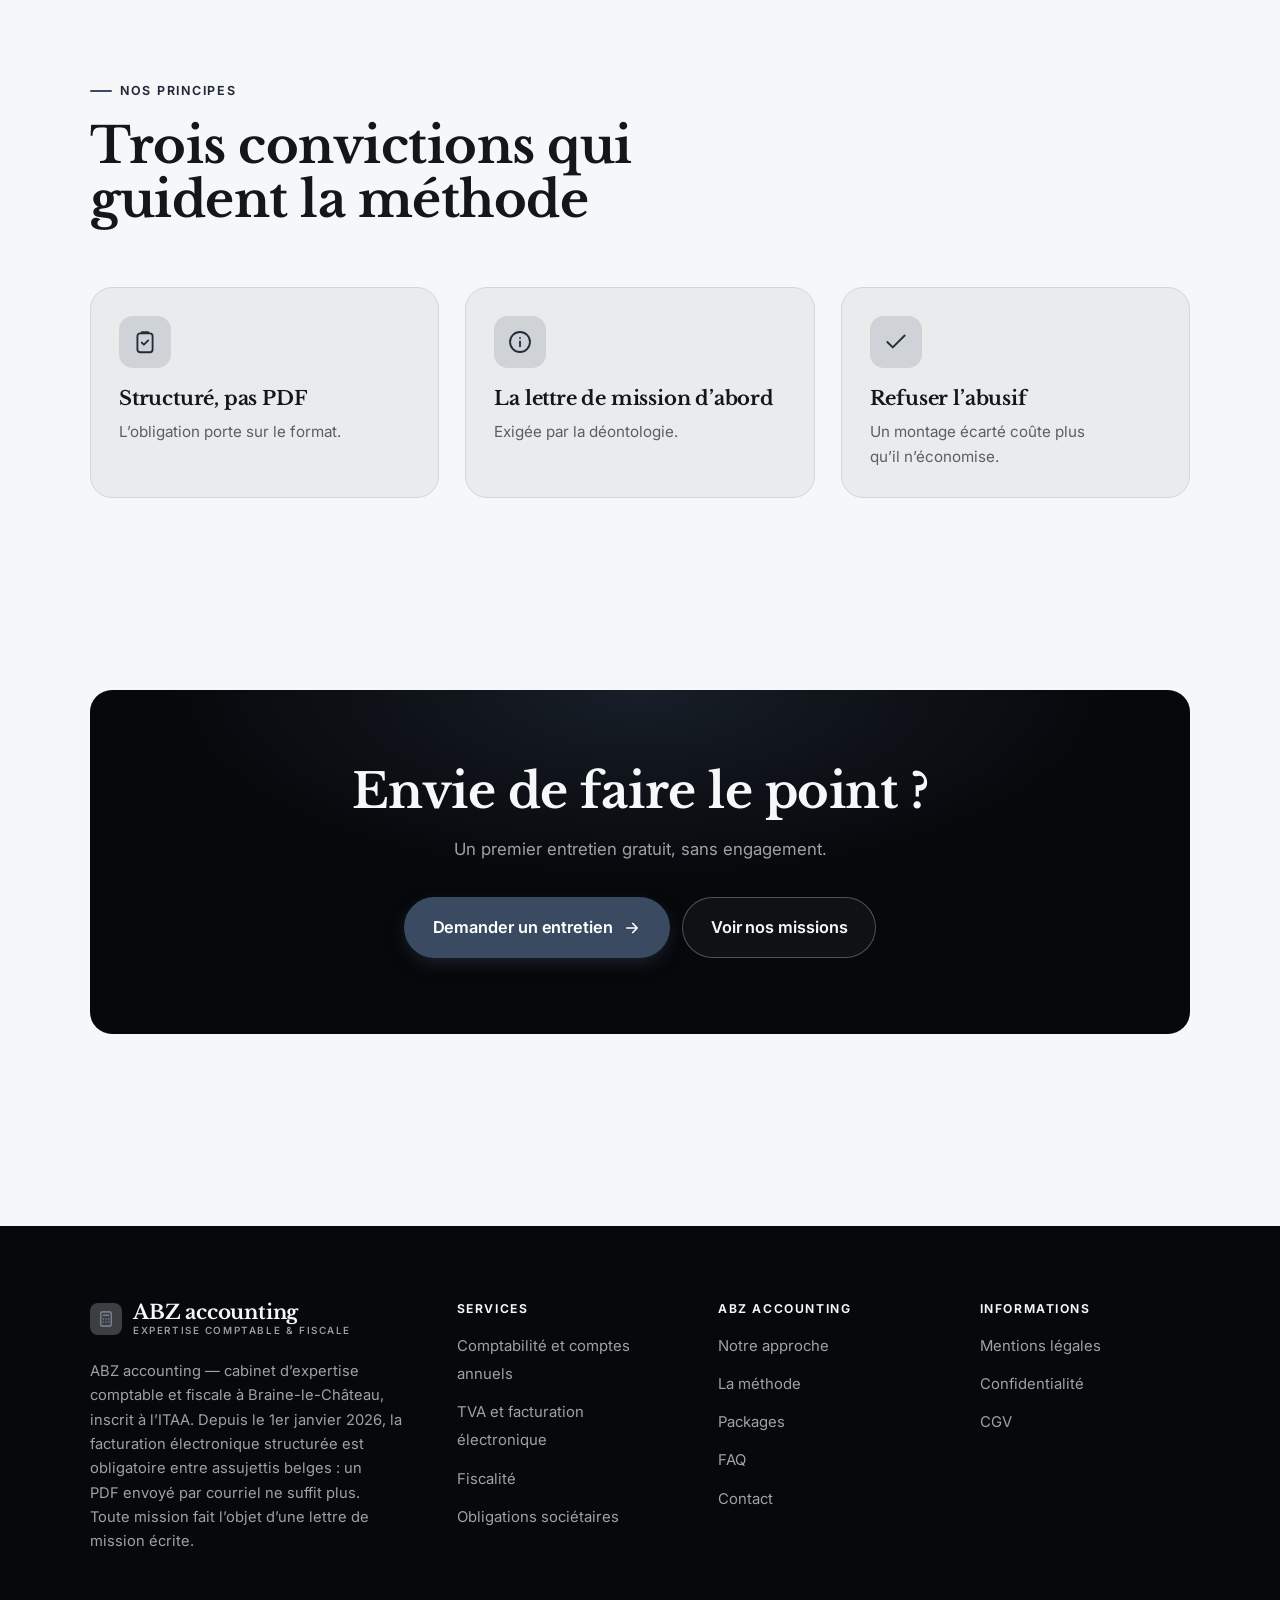
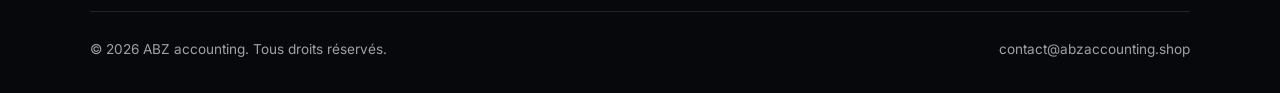
<file: a-propos.html>
<!DOCTYPE html>
<html lang="fr" class="no-js">
<head>
<meta charset="utf-8">
<meta name="viewport" content="width=device-width, initial-scale=1">
<title>Notre approche — ABZ accounting</title>
<meta name="description" content="À propos d’ABZ accounting, cabinet d’expertise comptable et fiscale à Braine-le-Château, numéro d’entreprise 0760.526.223.">
<link rel="canonical" href="https://abzaccounting.shop/a-propos.html">

<meta property="og:type" content="website">
<meta property="og:url" content="https://abzaccounting.shop/a-propos.html">
<meta property="og:site_name" content="ABZ accounting">
<meta property="og:locale" content="fr_FR">
<meta property="og:title" content="Notre approche — ABZ accounting">
<meta property="og:description" content="À propos d’ABZ accounting, cabinet d’expertise comptable et fiscale à Braine-le-Château, numéro d’entreprise 0760.526.223.">
<meta name="theme-color" content="#06080b">

<link rel="icon" href="assets/img/favicon.svg" type="image/svg+xml">
<link rel="preconnect" href="https://fonts.googleapis.com">
<link rel="preconnect" href="https://fonts.gstatic.com" crossorigin>
<link rel="stylesheet" href="https://fonts.googleapis.com/css2?family=Libre+Baskerville:wght@400;700&family=Inter:wght@400..700&display=swap">
<link rel="stylesheet" href="assets/css/style.css">

<!-- Thème appliqué avant le premier rendu (évite le flash) -->
<script>
document.documentElement.classList.remove('no-js');
(function(){try{var t=localStorage.getItem('site-theme');if(t){document.documentElement.setAttribute('data-theme',t);}}catch(e){}})();
</script>
</head>

<body>
<a class="skip-link" href="#main">Aller au contenu principal</a>

<header class="site-header">
  <nav class="wrap nav" aria-label="Navigation principale">
    <a class="brand" href="index.html">
      <svg class="brand__mark" viewBox="0 0 64 64" aria-hidden="true">
        <rect class="bm-bg" width="64" height="64" rx="16"/>
        <g class="bm-ic" transform="translate(14 14) scale(1.5)" fill="none" stroke-width="2.1" stroke-linecap="round" stroke-linejoin="round"><rect x="5" y="2.5" width="14" height="19" rx="2.5"/><path d="M8.5 7h7M8.5 12h.01M12 12h.01M15.5 12h.01M8.5 16h.01M12 16h.01M15.5 16h.01"/></g>
      </svg>
      <span>ABZ accounting<span class="brand__sub">EXPERTISE COMPTABLE &amp; FISCALE</span></span>
    </a>

    <ul class="nav__links" id="nav-links">
      <li><a href="index.html">Accueil</a></li>
      <li><a href="programmes.html">Services</a></li>
      <li><a href="index.html#tarifs">Packages</a></li>
      <li><a href="a-propos.html" aria-current="page">Notre approche</a></li>
      <li><a href="contact.html">Contact</a></li>
      <li><a class="btn btn--primary" href="contact.html">Demander un entretien</a></li>
    </ul>

    <div class="nav__cta">
      <button class="theme-toggle" type="button" aria-label="Passer en thème sombre">
        <svg class="icon-sun" viewBox="0 0 24 24" fill="none" stroke="currentColor" stroke-width="1.8" stroke-linecap="round" aria-hidden="true"><circle cx="12" cy="12" r="4"/><path d="M12 2v2m0 16v2M2 12h2m16 0h2M4.9 4.9l1.4 1.4m11.4 11.4 1.4 1.4M19.1 4.9l-1.4 1.4M6.3 17.7l-1.4 1.4"/></svg>
        <svg class="icon-moon" viewBox="0 0 24 24" fill="none" stroke="currentColor" stroke-width="1.8" stroke-linecap="round" stroke-linejoin="round" aria-hidden="true"><path d="M21 12.8A9 9 0 1 1 11.2 3a7 7 0 0 0 9.8 9.8z"/></svg>
      </button>
      <a class="btn btn--primary" href="contact.html">Demander un entretien</a>
      <button class="nav__toggle" type="button" aria-expanded="false" aria-controls="nav-links" aria-label="Ouvrir le menu">
        <svg class="icon-open" viewBox="0 0 24 24" fill="none" stroke="currentColor" stroke-width="2" stroke-linecap="round" aria-hidden="true"><path d="M3 6h18M3 12h18M3 18h18"/></svg>
        <svg class="icon-close" viewBox="0 0 24 24" fill="none" stroke="currentColor" stroke-width="2" stroke-linecap="round" aria-hidden="true"><path d="M6 6l12 12M18 6L6 18"/></svg>
      </button>
    </div>
  </nav>
</header>

<main id="main">

<section class="page-head">
  <div class="wrap">
    <nav class="breadcrumb" aria-label="Fil d’Ariane">
      <a href="index.html">Accueil</a><span>/</span><span aria-current="page">Notre approche</span>
    </nav>
    <h1>La facture que vous envoyez n’en est plus une</h1>
    <p>Depuis le 1er janvier 2026, un PDF par courriel ne satisfait plus l’obligation de facturation structurée.</p>
  </div>
</section>

<section class="section wrap">
  <div class="split reveal">
    <div class="split__art">
      <svg viewBox="0 0 520 420" role="img" aria-label="Exemple de semaine type : Contact, Mission, Pièces, Travail, Dépôt.">
        <rect width="520" height="420" rx="20" fill="#e9ebee"/>
        <circle cx="450" cy="54" r="96" fill="#3a4a60" opacity=".12"/>
        <g style="font-family: var(--font-body)">
        <text x="40" y="62" font-size="22" font-weight="700" fill="#06080b" style="font-family: var(--font-display)">Une semaine type</text>
        <text x="80" y="100" text-anchor="middle" font-size="13" font-weight="600" fill="#727476">Lun</text>
        <rect x="40" y="112" width="80" height="262" rx="12" fill="#f6f7f9"/>
        <rect x="46" y="133" width="68" height="85" rx="9" fill="#c5cad1"/>
        <text x="80" y="155" text-anchor="middle" font-size="11" font-weight="650" fill="#06080b">Contact</text>
        <text x="172" y="100" text-anchor="middle" font-size="13" font-weight="600" fill="#727476">Mar</text>
        <rect x="132" y="112" width="80" height="262" rx="12" fill="#f6f7f9"/>
        <rect x="138" y="208" width="68" height="105" rx="9" fill="#3a4a60"/>
        <text x="172" y="230" text-anchor="middle" font-size="11" font-weight="650" fill="#ffffff">Mission</text>
        <text x="264" y="100" text-anchor="middle" font-size="13" font-weight="600" fill="#727476">Mer</text>
        <rect x="224" y="112" width="80" height="262" rx="12" fill="#f6f7f9"/>
        <rect x="230" y="148" width="68" height="75" rx="9" fill="#c5cad1"/>
        <text x="264" y="170" text-anchor="middle" font-size="11" font-weight="650" fill="#06080b">Pièces</text>
        <text x="356" y="100" text-anchor="middle" font-size="13" font-weight="600" fill="#727476">Jeu</text>
        <rect x="316" y="112" width="80" height="262" rx="12" fill="#f6f7f9"/>
        <rect x="322" y="243" width="68" height="85" rx="9" fill="#06080b"/>
        <text x="356" y="265" text-anchor="middle" font-size="11" font-weight="650" fill="#f6f7f9">Travail</text>
        <text x="448" y="100" text-anchor="middle" font-size="13" font-weight="600" fill="#727476">Ven</text>
        <rect x="408" y="112" width="80" height="262" rx="12" fill="#f6f7f9"/>
        <rect x="414" y="173" width="68" height="115" rx="9" fill="#c5cad1"/>
        <text x="448" y="195" text-anchor="middle" font-size="11" font-weight="650" fill="#06080b">Dépôt</text>
        </g>
      </svg>
    </div>
    <div>
      <span class="eyebrow">Notre approche</span>
      <h2>Pourquoi c’est le premier sujet</h2>
      <p>La loi du 6 février 2024 a rendu obligatoire, à partir du 1er janvier 2026, l’émission et la réception de factures électroniques structurées entre assujettis établis en Belgique, par l’intermédiaire du réseau Peppol ou d’une solution conforme équivalente. La distinction qui échappe au plus grand nombre est celle entre un document électronique et une facture structurée : un PDF est lisible par une personne, il n’est pas exploitable automatiquement, et il ne satisfait donc pas l’obligation.</p>
      <p>L’effet pratique se manifeste d’abord du côté du client. Une entreprise conforme qui reçoit un PDF d’un fournisseur non conforme doit traiter manuellement ce que son système attendait de traiter seul, et finit par le signaler. La non-conformité ne se découvre donc pas lors d’un contrôle lointain mais dans la relation commerciale courante, ce qui la rend inconfortable assez vite.</p>
      <p>C’est pourquoi nous en faisons le premier point d’un premier entretien plutôt qu’une ligne dans une lettre d’information. Nous examinons comment une entreprise facture réellement, nous indiquons par écrit ce qui n’est pas conforme, et nous accompagnons la migration. Ce que nous ne faisons pas, c’est laisser croire que l’obligation est traitée du seul fait qu’un comptable s’occupe du dossier : elle incombe à l’assujetti, et émettre les factures à sa place suppose une mission expresse. La même logique gouverne le reste — une lettre de mission écrite avant de commencer, et une date de remise des pièces annoncée des deux côtés.</p>
      <!--
        À COMPLÉTER : ajoutez une présentation de la personne qui coache
        (prénom, parcours réel), avec une photo si possible. N'inventez ni
        diplôme ni expérience : voir README.md.
      -->
    </div>
  </div>
</section>

<section class="section section--flush wrap">
  <div class="section-head reveal">
    <span class="eyebrow">Nos principes</span>
    <h2>Trois convictions qui guident la méthode</h2>
  </div>
  <div class="grid grid--3 reveal-group">
    <article class="card">
      <div class="card__icon"><svg viewBox="0 0 24 24" fill="none" stroke="currentColor" stroke-width="1.7" stroke-linecap="round" stroke-linejoin="round" aria-hidden="true"><rect x="5" y="4" width="14" height="17.5" rx="2.5"/><path d="M9 4V3h6v1M9 12.5l2 2 4-4"/></svg></div>
      <h3>Structuré, pas PDF</h3>
      <p>L’obligation porte sur le format.</p>
    </article>
    <article class="card">
      <div class="card__icon"><svg viewBox="0 0 24 24" fill="none" stroke="currentColor" stroke-width="1.7" stroke-linecap="round" stroke-linejoin="round" aria-hidden="true"><circle cx="12" cy="12" r="9.2"/><path d="M12 16v-4.5M12 8.2v.1"/></svg></div>
      <h3>La lettre de mission d’abord</h3>
      <p>Exigée par la déontologie.</p>
    </article>
    <article class="card">
      <div class="card__icon"><svg viewBox="0 0 24 24" fill="none" stroke="currentColor" stroke-width="1.7" stroke-linecap="round" stroke-linejoin="round" aria-hidden="true"><path d="M20 6 9 17l-5-5"/></svg></div>
      <h3>Refuser l’abusif</h3>
      <p>Un montage écarté coûte plus qu’il n’économise.</p>
    </article>
  </div>
</section>

<section class="wrap section--tight">
  <div class="cta-band reveal">
    <h2>Envie de faire le point ?</h2>
    <p>Un premier entretien gratuit, sans engagement.</p>
    <div class="hero__actions">
      <a class="btn btn--primary btn--lg" href="contact.html">Demander un entretien <svg viewBox="0 0 24 24" fill="none" stroke="currentColor" stroke-width="2.2" stroke-linecap="round" stroke-linejoin="round" aria-hidden="true"><path d="M5 12h14M13 6l6 6-6 6"/></svg></a>
      <a class="btn btn--on-dark btn--lg" href="programmes.html">Voir nos missions</a>
    </div>
  </div>
</section>

</main>

<footer class="site-footer">
  <div class="wrap">
    <div class="footer__grid">
      <div class="footer__brand">
        <a class="brand" href="index.html">
          <svg class="brand__mark" viewBox="0 0 64 64" aria-hidden="true">
        <rect class="bm-bg" width="64" height="64" rx="16"/>
        <g class="bm-ic" transform="translate(14 14) scale(1.5)" fill="none" stroke-width="2.1" stroke-linecap="round" stroke-linejoin="round"><rect x="5" y="2.5" width="14" height="19" rx="2.5"/><path d="M8.5 7h7M8.5 12h.01M12 12h.01M15.5 12h.01M8.5 16h.01M12 16h.01M15.5 16h.01"/></g>
      </svg>
          <span>ABZ accounting<span class="brand__sub">EXPERTISE COMPTABLE &amp; FISCALE</span></span>
        </a>
        <p>ABZ accounting — cabinet d’expertise comptable et fiscale à Braine-le-Château, inscrit à l’ITAA. Depuis le 1er janvier 2026, la facturation électronique structurée est obligatoire entre assujettis belges : un PDF envoyé par courriel ne suffit plus. Toute mission fait l’objet d’une lettre de mission écrite.</p>
      </div>

      <div class="footer__col">
        <h4>Services</h4>
        <ul>
          <li><a href="programmes.html#comptabilite">Comptabilité et comptes annuels</a></li>
          <li><a href="programmes.html#tva">TVA et facturation électronique</a></li>
          <li><a href="programmes.html#fiscalite">Fiscalité</a></li>
          <li><a href="programmes.html#societaire">Obligations sociétaires</a></li>
        </ul>
      </div>

      <div class="footer__col">
        <h4>ABZ accounting</h4>
        <ul>
          <li><a href="a-propos.html">Notre approche</a></li>
          <li><a href="index.html#methode">La méthode</a></li>
          <li><a href="index.html#tarifs">Packages</a></li>
          <li><a href="index.html#faq">FAQ</a></li>
          <li><a href="contact.html">Contact</a></li>
        </ul>
      </div>

      <div class="footer__col">
        <h4>Informations</h4>
        <ul>
          <li><a href="mentions-legales.html">Mentions légales</a></li>
          <li><a href="mentions-legales.html#confidentialite">Confidentialité</a></li>
          <li><a href="mentions-legales.html#cgv">CGV</a></li>
        </ul>
      </div>
    </div>

    <div class="footer__bottom">
      <p>© <span data-year>2026</span> ABZ accounting. Tous droits réservés.</p>
      <p><a href="mailto:contact@abzaccounting.shop">contact@abzaccounting.shop</a></p>
    </div>
  </div>
</footer>

<script src="assets/js/main.js" defer></script>
</body>
</html>
</file>
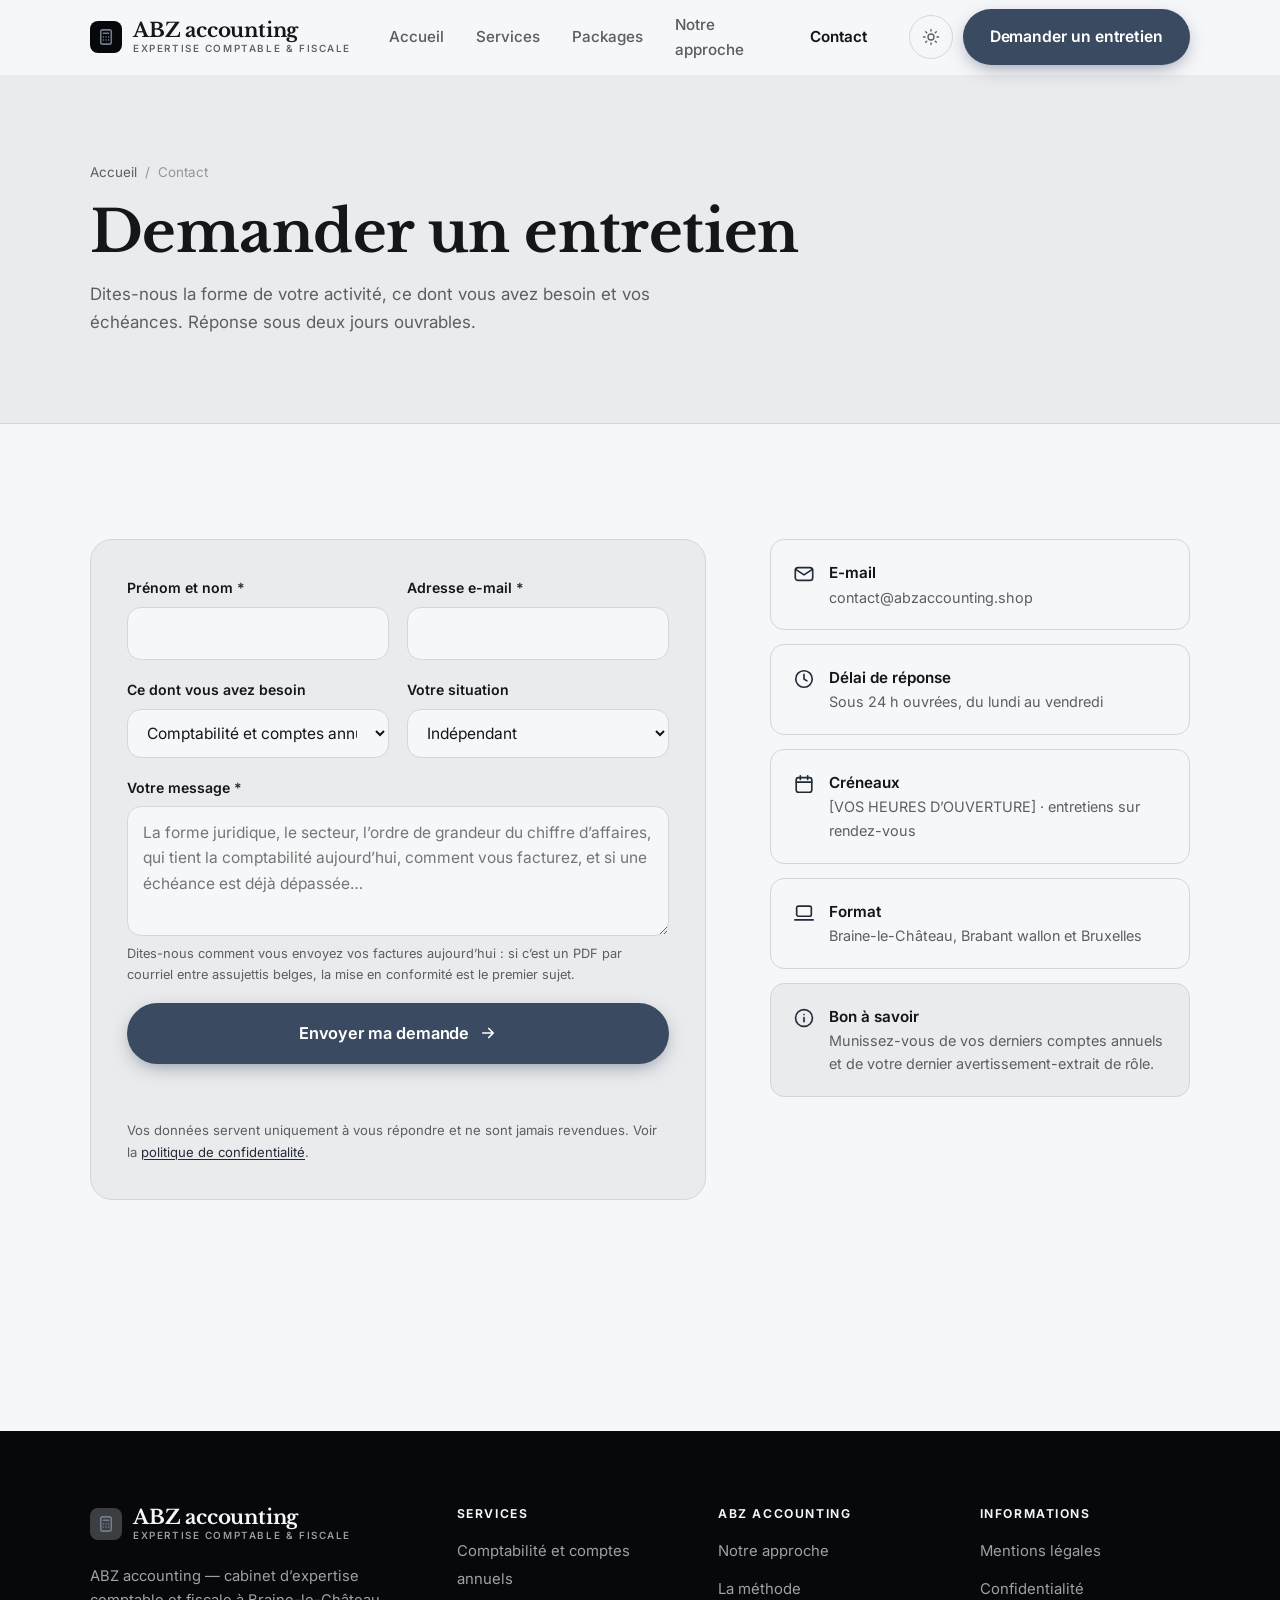
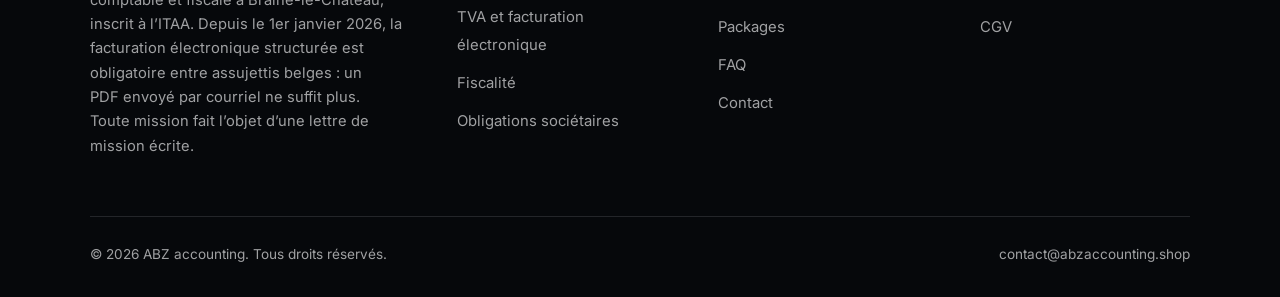
<file: contact.html>
<!DOCTYPE html>
<html lang="fr" class="no-js">
<head>
<meta charset="utf-8">
<meta name="viewport" content="width=device-width, initial-scale=1">
<title>Contact — ABZ accounting</title>
<meta name="description" content="Contacter ABZ accounting à Braine-le-Château pour un premier entretien. Réponse sous deux jours ouvrables.">
<link rel="canonical" href="https://abzaccounting.shop/contact.html">

<meta property="og:type" content="website">
<meta property="og:url" content="https://abzaccounting.shop/contact.html">
<meta property="og:site_name" content="ABZ accounting">
<meta property="og:locale" content="fr_FR">
<meta property="og:title" content="Contact — ABZ accounting">
<meta property="og:description" content="Contacter ABZ accounting à Braine-le-Château pour un premier entretien. Réponse sous deux jours ouvrables.">
<meta name="theme-color" content="#06080b">

<link rel="icon" href="assets/img/favicon.svg" type="image/svg+xml">
<link rel="preconnect" href="https://fonts.googleapis.com">
<link rel="preconnect" href="https://fonts.gstatic.com" crossorigin>
<link rel="stylesheet" href="https://fonts.googleapis.com/css2?family=Libre+Baskerville:wght@400;700&family=Inter:wght@400..700&display=swap">
<link rel="stylesheet" href="assets/css/style.css">

<!-- Thème appliqué avant le premier rendu (évite le flash) -->
<script>
document.documentElement.classList.remove('no-js');
(function(){try{var t=localStorage.getItem('site-theme');if(t){document.documentElement.setAttribute('data-theme',t);}}catch(e){}})();
</script>
</head>

<body>
<a class="skip-link" href="#main">Aller au contenu principal</a>

<header class="site-header">
  <nav class="wrap nav" aria-label="Navigation principale">
    <a class="brand" href="index.html">
      <svg class="brand__mark" viewBox="0 0 64 64" aria-hidden="true">
        <rect class="bm-bg" width="64" height="64" rx="16"/>
        <g class="bm-ic" transform="translate(14 14) scale(1.5)" fill="none" stroke-width="2.1" stroke-linecap="round" stroke-linejoin="round"><rect x="5" y="2.5" width="14" height="19" rx="2.5"/><path d="M8.5 7h7M8.5 12h.01M12 12h.01M15.5 12h.01M8.5 16h.01M12 16h.01M15.5 16h.01"/></g>
      </svg>
      <span>ABZ accounting<span class="brand__sub">EXPERTISE COMPTABLE &amp; FISCALE</span></span>
    </a>

    <ul class="nav__links" id="nav-links">
      <li><a href="index.html">Accueil</a></li>
      <li><a href="programmes.html">Services</a></li>
      <li><a href="index.html#tarifs">Packages</a></li>
      <li><a href="a-propos.html">Notre approche</a></li>
      <li><a href="contact.html" aria-current="page">Contact</a></li>
      <li><a class="btn btn--primary" href="contact.html">Demander un entretien</a></li>
    </ul>

    <div class="nav__cta">
      <button class="theme-toggle" type="button" aria-label="Passer en thème sombre">
        <svg class="icon-sun" viewBox="0 0 24 24" fill="none" stroke="currentColor" stroke-width="1.8" stroke-linecap="round" aria-hidden="true"><circle cx="12" cy="12" r="4"/><path d="M12 2v2m0 16v2M2 12h2m16 0h2M4.9 4.9l1.4 1.4m11.4 11.4 1.4 1.4M19.1 4.9l-1.4 1.4M6.3 17.7l-1.4 1.4"/></svg>
        <svg class="icon-moon" viewBox="0 0 24 24" fill="none" stroke="currentColor" stroke-width="1.8" stroke-linecap="round" stroke-linejoin="round" aria-hidden="true"><path d="M21 12.8A9 9 0 1 1 11.2 3a7 7 0 0 0 9.8 9.8z"/></svg>
      </button>
      <a class="btn btn--primary" href="contact.html">Demander un entretien</a>
      <button class="nav__toggle" type="button" aria-expanded="false" aria-controls="nav-links" aria-label="Ouvrir le menu">
        <svg class="icon-open" viewBox="0 0 24 24" fill="none" stroke="currentColor" stroke-width="2" stroke-linecap="round" aria-hidden="true"><path d="M3 6h18M3 12h18M3 18h18"/></svg>
        <svg class="icon-close" viewBox="0 0 24 24" fill="none" stroke="currentColor" stroke-width="2" stroke-linecap="round" aria-hidden="true"><path d="M6 6l12 12M18 6L6 18"/></svg>
      </button>
    </div>
  </nav>
</header>

<main id="main">

<section class="page-head">
  <div class="wrap">
    <nav class="breadcrumb" aria-label="Fil d’Ariane">
      <a href="index.html">Accueil</a><span>/</span><span aria-current="page">Contact</span>
    </nav>
    <h1>Demander un entretien</h1>
    <p>Dites-nous la forme de votre activité, ce dont vous avez besoin et vos échéances. Réponse sous deux jours ouvrables.</p>
  </div>
</section>

<section class="section wrap">
  <div class="form-layout">

    <!--
      FORMULAIRE : l'attribut action contient un identifiant à remplacer.
      Créez un formulaire gratuit sur https://formspree.io puis remplacez
      VOTRE_ID_FORMSPREE. En attendant, le bouton ouvre la messagerie du
      visiteur avec un message pré-rempli vers contact@abzaccounting.shop.
    -->
    <form class="form" id="contact-form" action="https://formspree.io/f/VOTRE_ID_FORMSPREE" method="POST"
          data-email="contact@abzaccounting.shop" data-subject="Demande d’entretien"
          data-msg-mail="Votre logiciel de messagerie va s’ouvrir avec le message pré-rempli." data-msg-sending="Envoi en cours…"
          data-msg-ok="Merci ! Votre message est parti. Réponse sous 24 h ouvrées." data-msg-err="L’envoi a échoué. Écrivez-nous directement à">
      <div class="form__row">
        <div class="field">
          <label for="nom">Prénom et nom <span class="req" aria-hidden="true">*</span></label>
          <input type="text" id="nom" name="nom" autocomplete="name" required>
        </div>
        <div class="field">
          <label for="email">Adresse e-mail <span class="req" aria-hidden="true">*</span></label>
          <input type="email" id="email" name="email" autocomplete="email" required>
        </div>
      </div>

      <div class="form__row">
        <div class="field">
          <label for="programme">Ce dont vous avez besoin</label>
          <select id="programme" name="programme">
            <option>Comptabilité et comptes annuels</option>
            <option>TVA et facturation électronique</option>
            <option>Fiscalité</option>
            <option>Obligations sociétaires</option>
            <option>Je ne sais pas encore</option>
          </select>
        </div>
        <div class="field">
          <label for="niveau">Votre situation</label>
          <select id="niveau" name="niveau">
            <option>Indépendant</option>
            <option>Une société</option>
            <option>Une question fiscale</option>
            <option>Un contrôle en cours</option>
          </select>
        </div>
      </div>

      <div class="field">
        <label for="message">Votre message <span class="req" aria-hidden="true">*</span></label>
        <textarea id="message" name="message" required placeholder="La forme juridique, le secteur, l’ordre de grandeur du chiffre d’affaires, qui tient la comptabilité aujourd’hui, comment vous facturez, et si une échéance est déjà dépassée…"></textarea>
        <span class="field__hint">Dites-nous comment vous envoyez vos factures aujourd’hui : si c’est un PDF par courriel entre assujettis belges, la mise en conformité est le premier sujet.</span>
      </div>

      <!-- Piège à robots : invisible pour les humains -->
      <div class="visually-hidden" aria-hidden="true">
        <label for="site-web">Ne remplissez pas ce champ</label>
        <input type="text" id="site-web" name="_gotcha" tabindex="-1" autocomplete="off">
      </div>

      <button class="btn btn--primary btn--lg" type="submit">Envoyer ma demande <svg viewBox="0 0 24 24" fill="none" stroke="currentColor" stroke-width="2.2" stroke-linecap="round" stroke-linejoin="round" aria-hidden="true"><path d="M5 12h14M13 6l6 6-6 6"/></svg></button>

      <p id="form-status" class="form__status" role="status" aria-live="polite"></p>

      <p class="form__note">
        Vos données servent uniquement à vous répondre et ne sont jamais revendues. Voir la <a href="mentions-legales.html#confidentialite">politique de confidentialité</a>.
      </p>
    </form>

    <aside class="contact-aside">
      <div class="contact-card">
        <svg viewBox="0 0 24 24" fill="none" stroke="currentColor" stroke-width="1.8" stroke-linecap="round" stroke-linejoin="round" aria-hidden="true"><rect x="2.5" y="5" width="19" height="14" rx="3"/><path d="M3 7l9 6 9-6"/></svg>
        <div><b>E-mail</b><a href="mailto:contact@abzaccounting.shop">contact@abzaccounting.shop</a></div>
      </div>
      <div class="contact-card">
        <svg viewBox="0 0 24 24" fill="none" stroke="currentColor" stroke-width="1.8" stroke-linecap="round" stroke-linejoin="round" aria-hidden="true"><circle cx="12" cy="12" r="9"/><path d="M12 7v5l3.2 2"/></svg>
        <div><b>Délai de réponse</b><span>Sous 24 h ouvrées, du lundi au vendredi</span></div>
      </div>
      <div class="contact-card">
        <svg viewBox="0 0 24 24" fill="none" stroke="currentColor" stroke-width="1.8" stroke-linecap="round" stroke-linejoin="round" aria-hidden="true"><rect x="3.5" y="5" width="17" height="16" rx="2.5"/><path d="M8 3v4M16 3v4M3.5 10h17"/></svg>
        <div><b>Créneaux</b><span>[VOS HEURES D’OUVERTURE] · entretiens sur rendez-vous</span></div>
      </div>
      <div class="contact-card">
        <svg viewBox="0 0 24 24" fill="none" stroke="currentColor" stroke-width="1.8" stroke-linecap="round" stroke-linejoin="round" aria-hidden="true"><rect x="4" y="4.5" width="16" height="11" rx="2"/><path d="M2 19.5h20"/></svg>
        <div><b>Format</b><span>Braine-le-Château, Brabant wallon et Bruxelles</span></div>
      </div>
      <div class="contact-card contact-card--soft">
        <svg viewBox="0 0 24 24" fill="none" stroke="currentColor" stroke-width="1.8" stroke-linecap="round" stroke-linejoin="round" aria-hidden="true"><circle cx="12" cy="12" r="9.2"/><path d="M12 16v-4.5M12 8.2v.1"/></svg>
        <div><b>Bon à savoir</b><span>Munissez-vous de vos derniers comptes annuels et de votre dernier avertissement-extrait de rôle.</span></div>
      </div>
    </aside>

  </div>
</section>

</main>

<footer class="site-footer">
  <div class="wrap">
    <div class="footer__grid">
      <div class="footer__brand">
        <a class="brand" href="index.html">
          <svg class="brand__mark" viewBox="0 0 64 64" aria-hidden="true">
        <rect class="bm-bg" width="64" height="64" rx="16"/>
        <g class="bm-ic" transform="translate(14 14) scale(1.5)" fill="none" stroke-width="2.1" stroke-linecap="round" stroke-linejoin="round"><rect x="5" y="2.5" width="14" height="19" rx="2.5"/><path d="M8.5 7h7M8.5 12h.01M12 12h.01M15.5 12h.01M8.5 16h.01M12 16h.01M15.5 16h.01"/></g>
      </svg>
          <span>ABZ accounting<span class="brand__sub">EXPERTISE COMPTABLE &amp; FISCALE</span></span>
        </a>
        <p>ABZ accounting — cabinet d’expertise comptable et fiscale à Braine-le-Château, inscrit à l’ITAA. Depuis le 1er janvier 2026, la facturation électronique structurée est obligatoire entre assujettis belges : un PDF envoyé par courriel ne suffit plus. Toute mission fait l’objet d’une lettre de mission écrite.</p>
      </div>

      <div class="footer__col">
        <h4>Services</h4>
        <ul>
          <li><a href="programmes.html#comptabilite">Comptabilité et comptes annuels</a></li>
          <li><a href="programmes.html#tva">TVA et facturation électronique</a></li>
          <li><a href="programmes.html#fiscalite">Fiscalité</a></li>
          <li><a href="programmes.html#societaire">Obligations sociétaires</a></li>
        </ul>
      </div>

      <div class="footer__col">
        <h4>ABZ accounting</h4>
        <ul>
          <li><a href="a-propos.html">Notre approche</a></li>
          <li><a href="index.html#methode">La méthode</a></li>
          <li><a href="index.html#tarifs">Packages</a></li>
          <li><a href="index.html#faq">FAQ</a></li>
          <li><a href="contact.html">Contact</a></li>
        </ul>
      </div>

      <div class="footer__col">
        <h4>Informations</h4>
        <ul>
          <li><a href="mentions-legales.html">Mentions légales</a></li>
          <li><a href="mentions-legales.html#confidentialite">Confidentialité</a></li>
          <li><a href="mentions-legales.html#cgv">CGV</a></li>
        </ul>
      </div>
    </div>

    <div class="footer__bottom">
      <p>© <span data-year>2026</span> ABZ accounting. Tous droits réservés.</p>
      <p><a href="mailto:contact@abzaccounting.shop">contact@abzaccounting.shop</a></p>
    </div>
  </div>
</footer>

<script src="assets/js/main.js" defer></script>
</body>
</html>
</file>
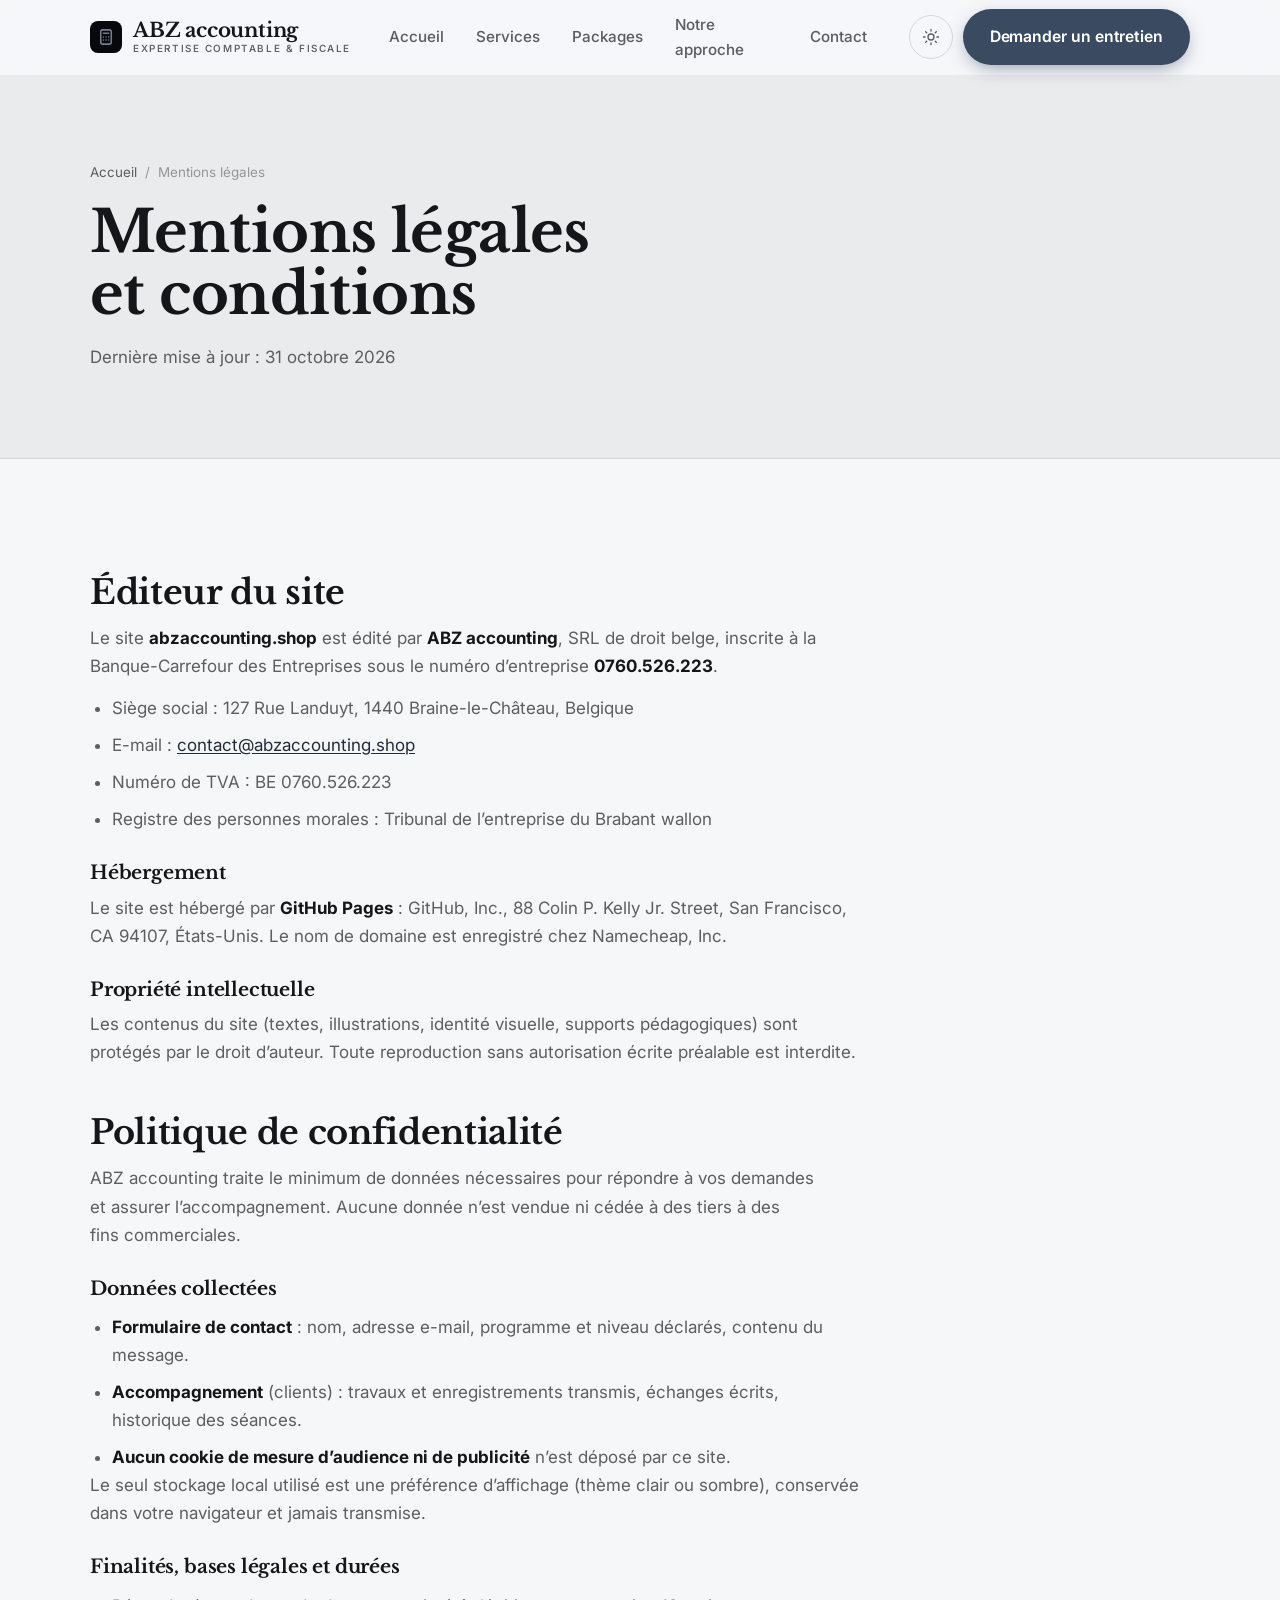
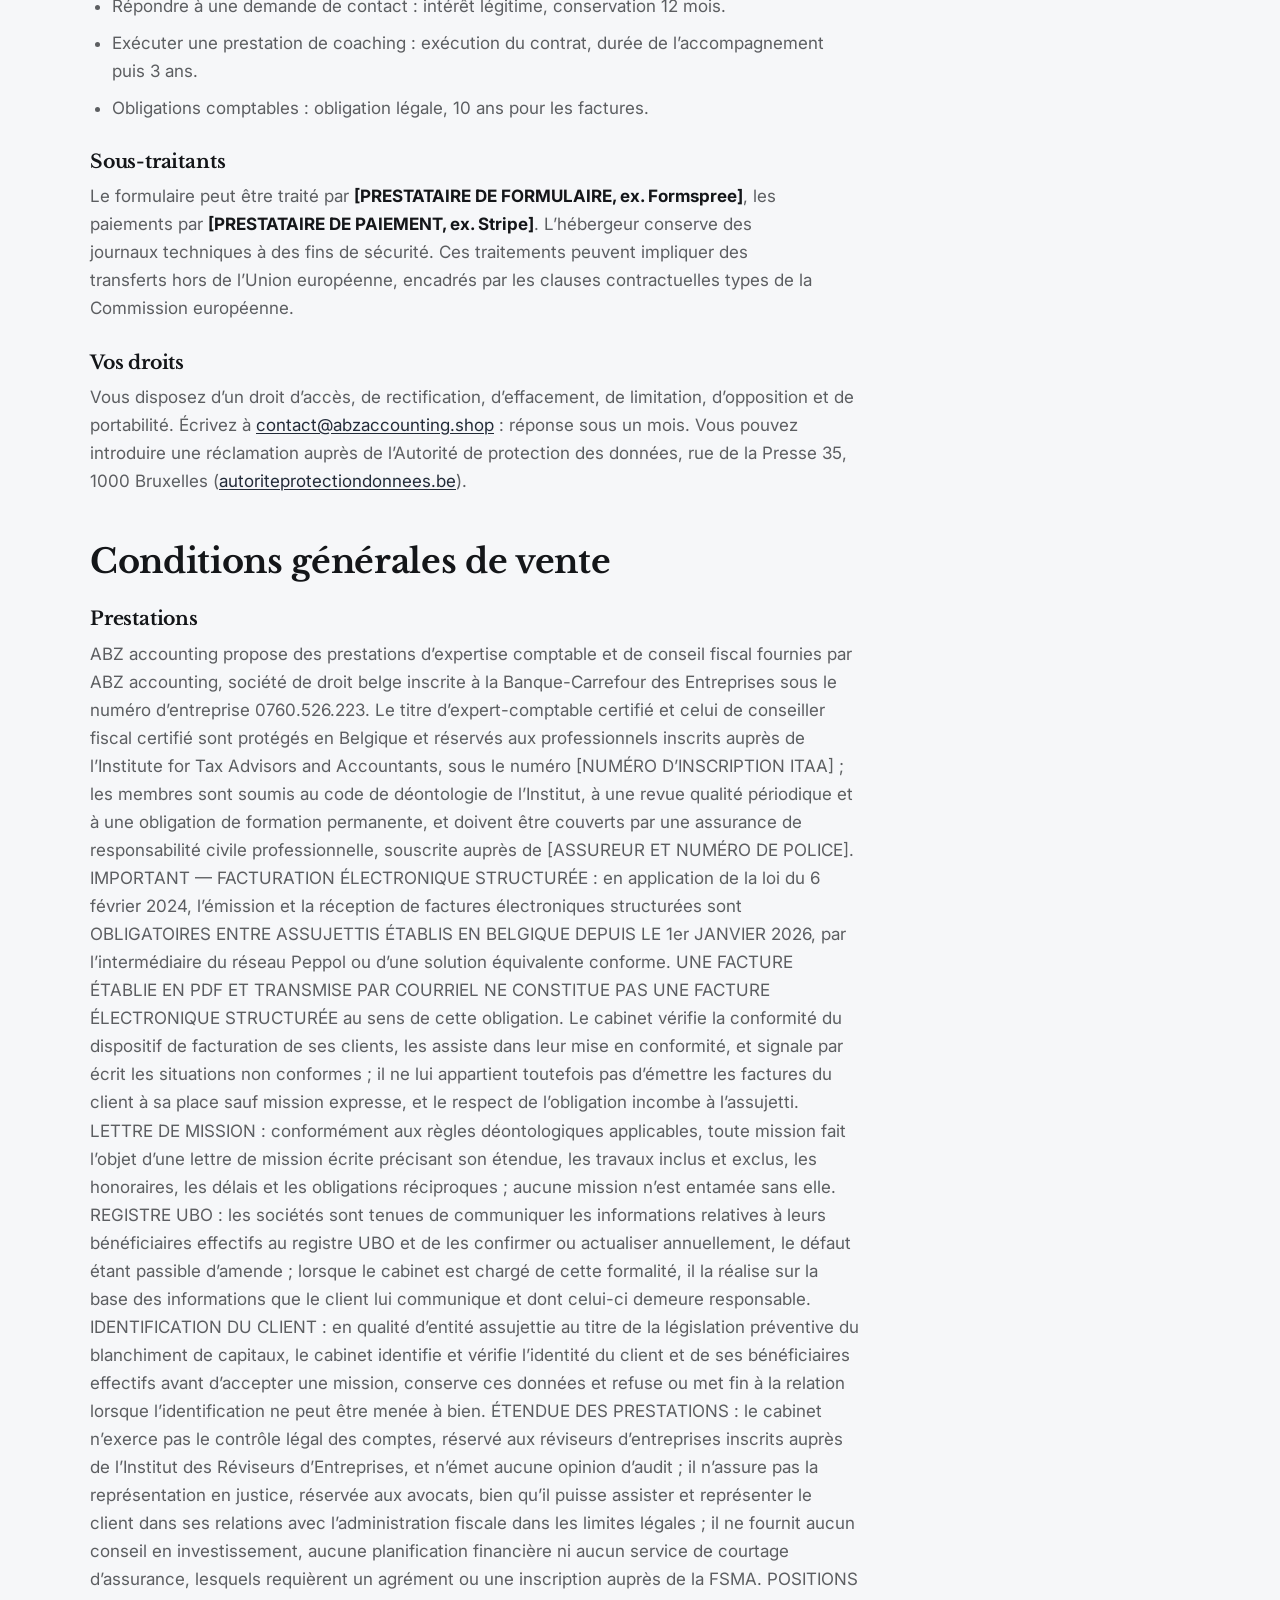
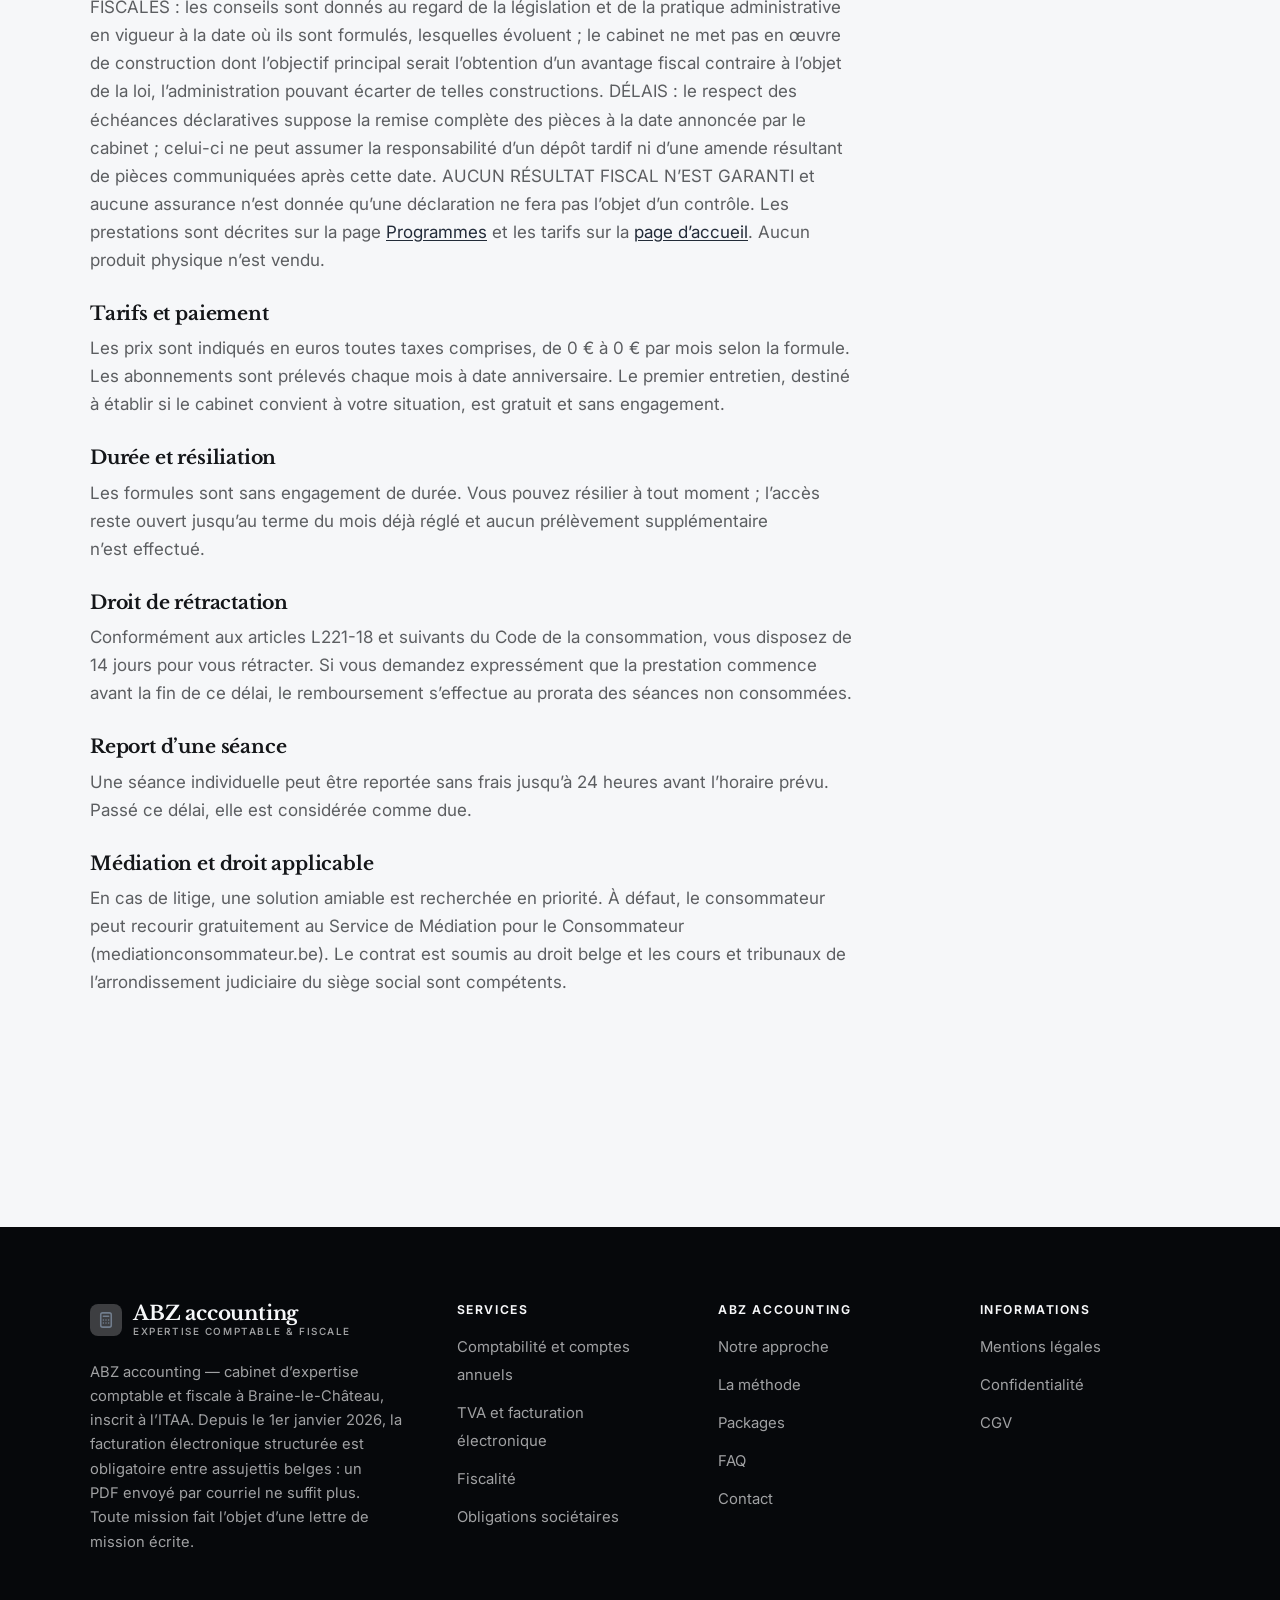
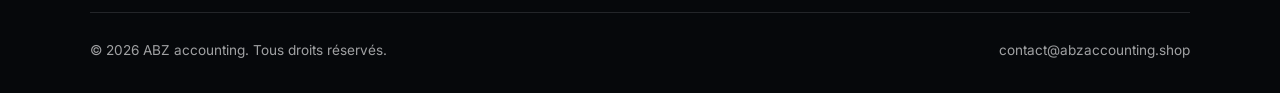
<file: mentions-legales.html>
<!DOCTYPE html>
<html lang="fr" class="no-js">
<head>
<meta charset="utf-8">
<meta name="viewport" content="width=device-width, initial-scale=1">
<title>Mentions légales, confidentialité et CGV — ABZ accounting</title>
<meta name="description" content="Mentions légales, politique de confidentialité et conditions générales de vente de ABZ accounting.">
<meta name="robots" content="noindex">

<meta property="og:type" content="website">
<meta property="og:url" content="https://abzaccounting.shop/mentions-legales.html">
<meta property="og:site_name" content="ABZ accounting">
<meta property="og:locale" content="fr_FR">
<meta property="og:title" content="Mentions légales, confidentialité et CGV — ABZ accounting">
<meta property="og:description" content="Mentions légales, politique de confidentialité et conditions générales de vente de ABZ accounting.">
<meta name="theme-color" content="#06080b">

<link rel="icon" href="assets/img/favicon.svg" type="image/svg+xml">
<link rel="preconnect" href="https://fonts.googleapis.com">
<link rel="preconnect" href="https://fonts.gstatic.com" crossorigin>
<link rel="stylesheet" href="https://fonts.googleapis.com/css2?family=Libre+Baskerville:wght@400;700&family=Inter:wght@400..700&display=swap">
<link rel="stylesheet" href="assets/css/style.css">

<!-- Thème appliqué avant le premier rendu (évite le flash) -->
<script>
document.documentElement.classList.remove('no-js');
(function(){try{var t=localStorage.getItem('site-theme');if(t){document.documentElement.setAttribute('data-theme',t);}}catch(e){}})();
</script>
</head>

<body>
<a class="skip-link" href="#main">Aller au contenu principal</a>

<header class="site-header">
  <nav class="wrap nav" aria-label="Navigation principale">
    <a class="brand" href="index.html">
      <svg class="brand__mark" viewBox="0 0 64 64" aria-hidden="true">
        <rect class="bm-bg" width="64" height="64" rx="16"/>
        <g class="bm-ic" transform="translate(14 14) scale(1.5)" fill="none" stroke-width="2.1" stroke-linecap="round" stroke-linejoin="round"><rect x="5" y="2.5" width="14" height="19" rx="2.5"/><path d="M8.5 7h7M8.5 12h.01M12 12h.01M15.5 12h.01M8.5 16h.01M12 16h.01M15.5 16h.01"/></g>
      </svg>
      <span>ABZ accounting<span class="brand__sub">EXPERTISE COMPTABLE &amp; FISCALE</span></span>
    </a>

    <ul class="nav__links" id="nav-links">
      <li><a href="index.html">Accueil</a></li>
      <li><a href="programmes.html">Services</a></li>
      <li><a href="index.html#tarifs">Packages</a></li>
      <li><a href="a-propos.html">Notre approche</a></li>
      <li><a href="contact.html">Contact</a></li>
      <li><a class="btn btn--primary" href="contact.html">Demander un entretien</a></li>
    </ul>

    <div class="nav__cta">
      <button class="theme-toggle" type="button" aria-label="Passer en thème sombre">
        <svg class="icon-sun" viewBox="0 0 24 24" fill="none" stroke="currentColor" stroke-width="1.8" stroke-linecap="round" aria-hidden="true"><circle cx="12" cy="12" r="4"/><path d="M12 2v2m0 16v2M2 12h2m16 0h2M4.9 4.9l1.4 1.4m11.4 11.4 1.4 1.4M19.1 4.9l-1.4 1.4M6.3 17.7l-1.4 1.4"/></svg>
        <svg class="icon-moon" viewBox="0 0 24 24" fill="none" stroke="currentColor" stroke-width="1.8" stroke-linecap="round" stroke-linejoin="round" aria-hidden="true"><path d="M21 12.8A9 9 0 1 1 11.2 3a7 7 0 0 0 9.8 9.8z"/></svg>
      </button>
      <a class="btn btn--primary" href="contact.html">Demander un entretien</a>
      <button class="nav__toggle" type="button" aria-expanded="false" aria-controls="nav-links" aria-label="Ouvrir le menu">
        <svg class="icon-open" viewBox="0 0 24 24" fill="none" stroke="currentColor" stroke-width="2" stroke-linecap="round" aria-hidden="true"><path d="M3 6h18M3 12h18M3 18h18"/></svg>
        <svg class="icon-close" viewBox="0 0 24 24" fill="none" stroke="currentColor" stroke-width="2" stroke-linecap="round" aria-hidden="true"><path d="M6 6l12 12M18 6L6 18"/></svg>
      </button>
    </div>
  </nav>
</header>

<main id="main">

<section class="page-head">
  <div class="wrap">
    <nav class="breadcrumb" aria-label="Fil d'Ariane">
      <a href="index.html">Accueil</a><span>/</span><span aria-current="page">Mentions légales</span>
    </nav>
    <h1>Mentions légales et conditions</h1>
    <p>Dernière mise à jour : <time datetime="2026-10-31">31 octobre 2026</time></p>
  </div>
</section>

<section class="section wrap">
  <div class="prose">

    <!--
      À COMPLÉTER : ce document est un squelette, pas un conseil juridique.
      Remplacez chaque [CROCHET] par vos informations réelles.
      En Belgique, le prestataire d’un service de la société de l’information doit
      communiquer son identité et son numéro d’entreprise (art. XII.6 du Code de
      droit économique).
    -->

    <h2 id="editeur">Éditeur du site</h2>
    <p>
      Le site <strong>abzaccounting.shop</strong> est édité par <strong>ABZ accounting</strong>,
      SRL de droit belge, inscrite à la Banque-Carrefour des
      Entreprises sous le numéro d’entreprise <strong>0760.526.223</strong>.
    </p>
    <ul>
      <li>Siège social : 127 Rue Landuyt, 1440 Braine-le-Château, Belgique</li>
      <li>E-mail : <a href="mailto:contact@abzaccounting.shop">contact@abzaccounting.shop</a></li>
      <li>Numéro de TVA : BE 0760.526.223</li>
      <li>Registre des personnes morales : Tribunal de l’entreprise du Brabant wallon</li>
    </ul>

    <h3>Hébergement</h3>
    <p>
      Le site est hébergé par <strong>GitHub Pages</strong> : GitHub, Inc., 88 Colin P. Kelly Jr. Street,
      San Francisco, CA 94107, États-Unis. Le nom de domaine est enregistré chez Namecheap, Inc.
    </p>

    <h3>Propriété intellectuelle</h3>
    <p>
      Les contenus du site (textes, illustrations, identité visuelle, supports pédagogiques) sont
      protégés par le droit d’auteur. Toute reproduction sans autorisation écrite préalable est interdite.
    </p>

    <h2 id="confidentialite">Politique de confidentialité</h2>
    <p>
      ABZ accounting traite le minimum de données nécessaires pour répondre à vos demandes et assurer
      l’accompagnement. Aucune donnée n’est vendue ni cédée à des tiers à des fins commerciales.
    </p>
    <h3>Données collectées</h3>
    <ul>
      <li><strong>Formulaire de contact</strong> : nom, adresse e-mail, programme et niveau déclarés, contenu du message.</li>
      <li><strong>Accompagnement</strong> (clients) : travaux et enregistrements transmis, échanges écrits, historique des séances.</li>
      <li><strong>Aucun cookie de mesure d’audience ni de publicité</strong> n’est déposé par ce site.</li>
    </ul>
    <p>
      Le seul stockage local utilisé est une préférence d’affichage (thème clair ou sombre), conservée
      dans votre navigateur et jamais transmise.
    </p>
    <h3>Finalités, bases légales et durées</h3>
    <ul>
      <li>Répondre à une demande de contact : intérêt légitime, conservation 12 mois.</li>
      <li>Exécuter une prestation de coaching : exécution du contrat, durée de l’accompagnement puis 3 ans.</li>
      <li>Obligations comptables : obligation légale, 10 ans pour les factures.</li>
    </ul>
    <h3>Sous-traitants</h3>
    <p>
      Le formulaire peut être traité par <strong>[PRESTATAIRE DE FORMULAIRE, ex. Formspree]</strong>, les paiements
      par <strong>[PRESTATAIRE DE PAIEMENT, ex. Stripe]</strong>. L’hébergeur conserve des journaux techniques à des
      fins de sécurité. Ces traitements peuvent impliquer des transferts hors de l’Union européenne, encadrés par
      les clauses contractuelles types de la Commission européenne.
    </p>
    <h3>Vos droits</h3>
    <p>
      Vous disposez d’un droit d’accès, de rectification, d’effacement, de limitation, d’opposition et de
      portabilité. Écrivez à <a href="mailto:contact@abzaccounting.shop">contact@abzaccounting.shop</a> : réponse sous un mois. Vous pouvez
      introduire une réclamation auprès de l’Autorité de protection des données, rue de la Presse 35, 1000 Bruxelles (<a href="https://www.autoriteprotectiondonnees.be" rel="noopener" target="_blank">autoriteprotectiondonnees.be</a>).
    </p>

    <h2 id="cgv">Conditions générales de vente</h2>
    <h3>Prestations</h3>
    <p>
      ABZ accounting propose des prestations d’expertise comptable et de conseil fiscal fournies par ABZ accounting, société de droit belge inscrite à la Banque-Carrefour des Entreprises sous le numéro d’entreprise 0760.526.223. Le titre d’expert-comptable certifié et celui de conseiller fiscal certifié sont protégés en Belgique et réservés aux professionnels inscrits auprès de l’Institute for Tax Advisors and Accountants, sous le numéro [NUMÉRO D’INSCRIPTION ITAA] ; les membres sont soumis au code de déontologie de l’Institut, à une revue qualité périodique et à une obligation de formation permanente, et doivent être couverts par une assurance de responsabilité civile professionnelle, souscrite auprès de [ASSUREUR ET NUMÉRO DE POLICE]. IMPORTANT — FACTURATION ÉLECTRONIQUE STRUCTURÉE : en application de la loi du 6 février 2024, l’émission et la réception de factures électroniques structurées sont OBLIGATOIRES ENTRE ASSUJETTIS ÉTABLIS EN BELGIQUE DEPUIS LE 1er JANVIER 2026, par l’intermédiaire du réseau Peppol ou d’une solution équivalente conforme. UNE FACTURE ÉTABLIE EN PDF ET TRANSMISE PAR COURRIEL NE CONSTITUE PAS UNE FACTURE ÉLECTRONIQUE STRUCTURÉE au sens de cette obligation. Le cabinet vérifie la conformité du dispositif de facturation de ses clients, les assiste dans leur mise en conformité, et signale par écrit les situations non conformes ; il ne lui appartient toutefois pas d’émettre les factures du client à sa place sauf mission expresse, et le respect de l’obligation incombe à l’assujetti. LETTRE DE MISSION : conformément aux règles déontologiques applicables, toute mission fait l’objet d’une lettre de mission écrite précisant son étendue, les travaux inclus et exclus, les honoraires, les délais et les obligations réciproques ; aucune mission n’est entamée sans elle. REGISTRE UBO : les sociétés sont tenues de communiquer les informations relatives à leurs bénéficiaires effectifs au registre UBO et de les confirmer ou actualiser annuellement, le défaut étant passible d’amende ; lorsque le cabinet est chargé de cette formalité, il la réalise sur la base des informations que le client lui communique et dont celui-ci demeure responsable. IDENTIFICATION DU CLIENT : en qualité d’entité assujettie au titre de la législation préventive du blanchiment de capitaux, le cabinet identifie et vérifie l’identité du client et de ses bénéficiaires effectifs avant d’accepter une mission, conserve ces données et refuse ou met fin à la relation lorsque l’identification ne peut être menée à bien. ÉTENDUE DES PRESTATIONS : le cabinet n’exerce pas le contrôle légal des comptes, réservé aux réviseurs d’entreprises inscrits auprès de l’Institut des Réviseurs d’Entreprises, et n’émet aucune opinion d’audit ; il n’assure pas la représentation en justice, réservée aux avocats, bien qu’il puisse assister et représenter le client dans ses relations avec l’administration fiscale dans les limites légales ; il ne fournit aucun conseil en investissement, aucune planification financière ni aucun service de courtage d’assurance, lesquels requièrent un agrément ou une inscription auprès de la FSMA. POSITIONS FISCALES : les conseils sont donnés au regard de la législation et de la pratique administrative en vigueur à la date où ils sont formulés, lesquelles évoluent ; le cabinet ne met pas en œuvre de construction dont l’objectif principal serait l’obtention d’un avantage fiscal contraire à l’objet de la loi, l’administration pouvant écarter de telles constructions. DÉLAIS : le respect des échéances déclaratives suppose la remise complète des pièces à la date annoncée par le cabinet ; celui-ci ne peut assumer la responsabilité d’un dépôt tardif ni d’une amende résultant de pièces communiquées après cette date. AUCUN RÉSULTAT FISCAL N’EST GARANTI et aucune assurance n’est donnée qu’une déclaration ne fera pas l’objet d’un contrôle. Les prestations sont décrites sur la page
      <a href="programmes.html">Programmes</a> et les tarifs sur la <a href="index.html#tarifs">page d’accueil</a>.
      Aucun produit physique n’est vendu.
    </p>
    <h3>Tarifs et paiement</h3>
    <p>
      Les prix sont indiqués en euros toutes taxes comprises, de 0 € à 0 € par mois
      selon la formule. Les abonnements sont prélevés chaque mois à date anniversaire. Le premier entretien, destiné à établir si le cabinet convient à votre situation, est gratuit et sans engagement.
    </p>
    <h3>Durée et résiliation</h3>
    <p>
      Les formules sont sans engagement de durée. Vous pouvez résilier à tout moment ; l’accès reste ouvert
      jusqu’au terme du mois déjà réglé et aucun prélèvement supplémentaire n’est effectué.
    </p>
    <h3>Droit de rétractation</h3>
    <p>
      Conformément aux articles L221-18 et suivants du Code de la consommation, vous disposez de 14 jours pour
      vous rétracter. Si vous demandez expressément que la prestation commence avant la fin de ce délai, le
      remboursement s’effectue au prorata des séances non consommées.
    </p>
    <h3>Report d’une séance</h3>
    <p>
      Une séance individuelle peut être reportée sans frais jusqu’à 24 heures avant l’horaire prévu. Passé ce
      délai, elle est considérée comme due.
    </p>
    <h3>Médiation et droit applicable</h3>
    <p>
      En cas de litige, une solution amiable est recherchée en priorité. À défaut, le consommateur peut recourir
      gratuitement au Service de Médiation pour le Consommateur (mediationconsommateur.be). Le contrat est soumis au droit belge et les cours et tribunaux de l’arrondissement judiciaire du siège social sont compétents.
    </p>

  </div>
</section>

</main>

<footer class="site-footer">
  <div class="wrap">
    <div class="footer__grid">
      <div class="footer__brand">
        <a class="brand" href="index.html">
          <svg class="brand__mark" viewBox="0 0 64 64" aria-hidden="true">
        <rect class="bm-bg" width="64" height="64" rx="16"/>
        <g class="bm-ic" transform="translate(14 14) scale(1.5)" fill="none" stroke-width="2.1" stroke-linecap="round" stroke-linejoin="round"><rect x="5" y="2.5" width="14" height="19" rx="2.5"/><path d="M8.5 7h7M8.5 12h.01M12 12h.01M15.5 12h.01M8.5 16h.01M12 16h.01M15.5 16h.01"/></g>
      </svg>
          <span>ABZ accounting<span class="brand__sub">EXPERTISE COMPTABLE &amp; FISCALE</span></span>
        </a>
        <p>ABZ accounting — cabinet d’expertise comptable et fiscale à Braine-le-Château, inscrit à l’ITAA. Depuis le 1er janvier 2026, la facturation électronique structurée est obligatoire entre assujettis belges : un PDF envoyé par courriel ne suffit plus. Toute mission fait l’objet d’une lettre de mission écrite.</p>
      </div>

      <div class="footer__col">
        <h4>Services</h4>
        <ul>
          <li><a href="programmes.html#comptabilite">Comptabilité et comptes annuels</a></li>
          <li><a href="programmes.html#tva">TVA et facturation électronique</a></li>
          <li><a href="programmes.html#fiscalite">Fiscalité</a></li>
          <li><a href="programmes.html#societaire">Obligations sociétaires</a></li>
        </ul>
      </div>

      <div class="footer__col">
        <h4>ABZ accounting</h4>
        <ul>
          <li><a href="a-propos.html">Notre approche</a></li>
          <li><a href="index.html#methode">La méthode</a></li>
          <li><a href="index.html#tarifs">Packages</a></li>
          <li><a href="index.html#faq">FAQ</a></li>
          <li><a href="contact.html">Contact</a></li>
        </ul>
      </div>

      <div class="footer__col">
        <h4>Informations</h4>
        <ul>
          <li><a href="mentions-legales.html">Mentions légales</a></li>
          <li><a href="mentions-legales.html#confidentialite">Confidentialité</a></li>
          <li><a href="mentions-legales.html#cgv">CGV</a></li>
        </ul>
      </div>
    </div>

    <div class="footer__bottom">
      <p>© <span data-year>2026</span> ABZ accounting. Tous droits réservés.</p>
      <p><a href="mailto:contact@abzaccounting.shop">contact@abzaccounting.shop</a></p>
    </div>
  </div>
</footer>

<script src="assets/js/main.js" defer></script>
</body>
</html>
</file>
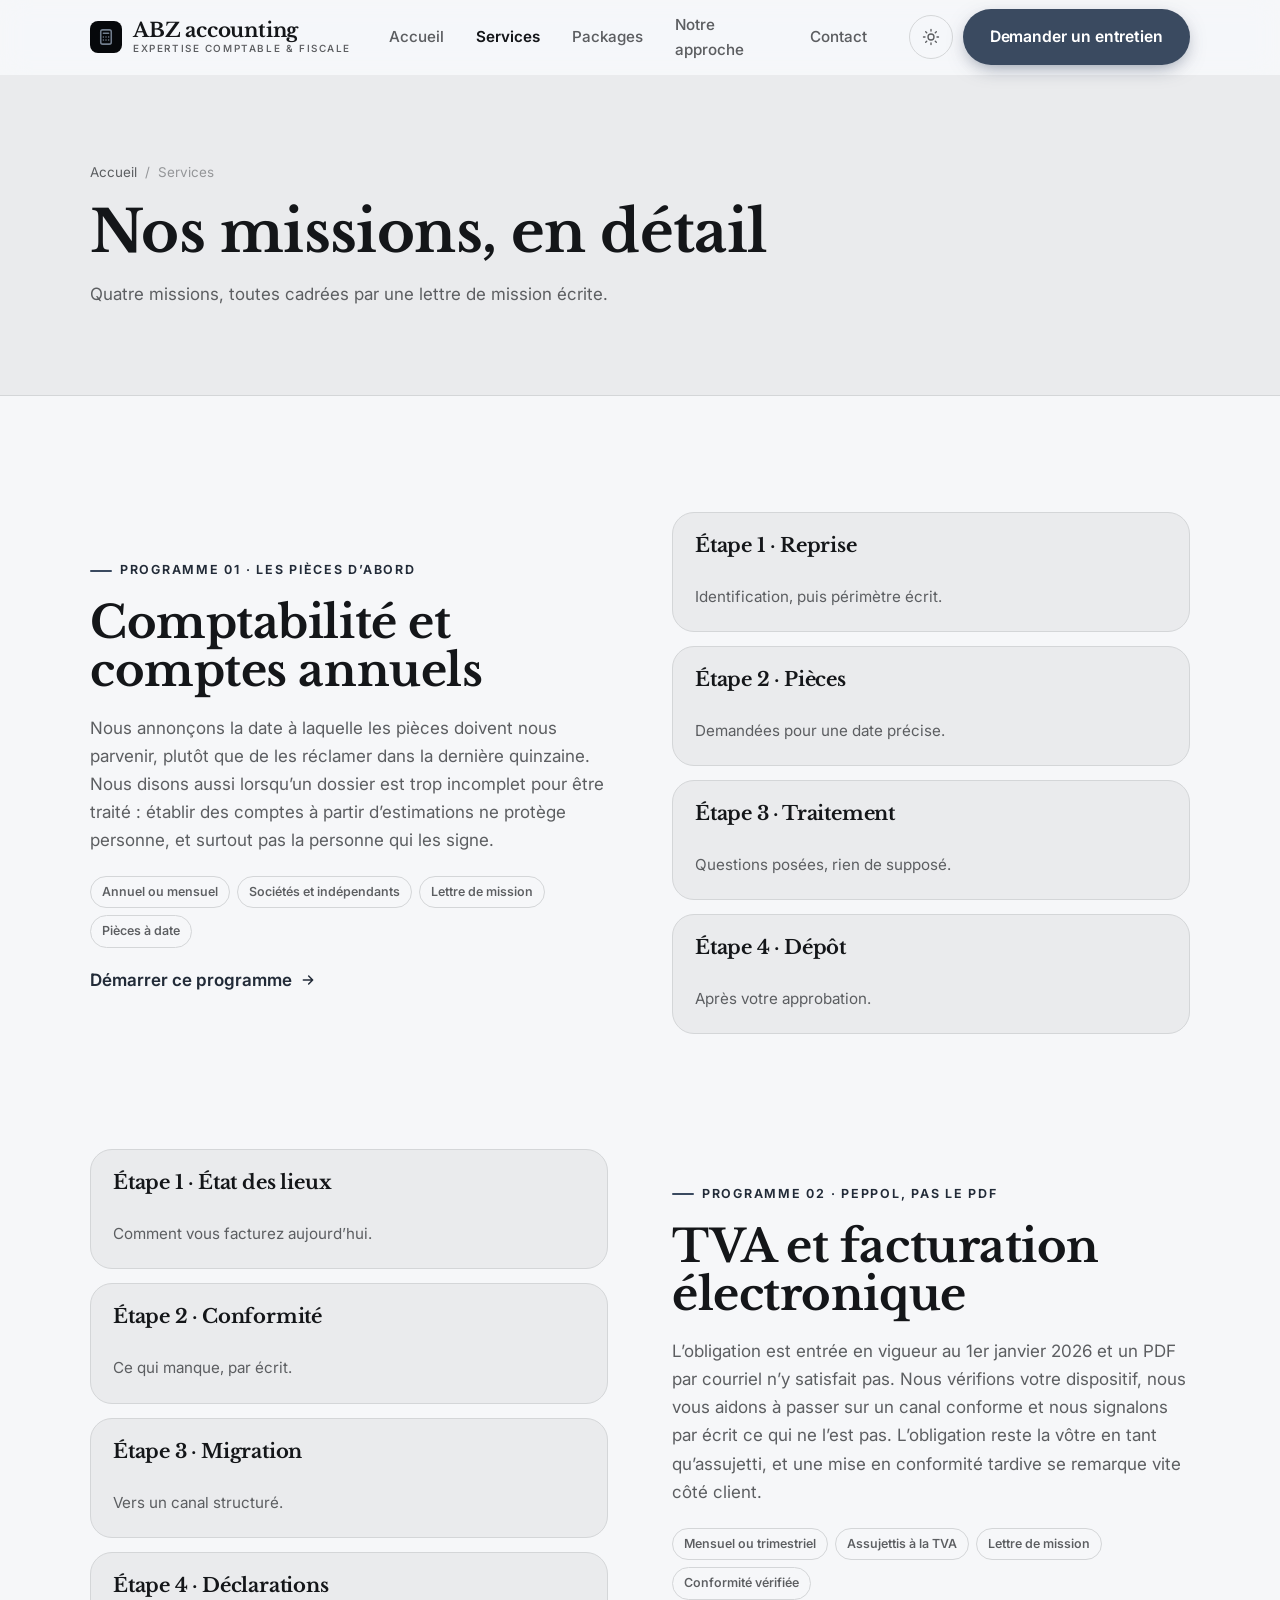
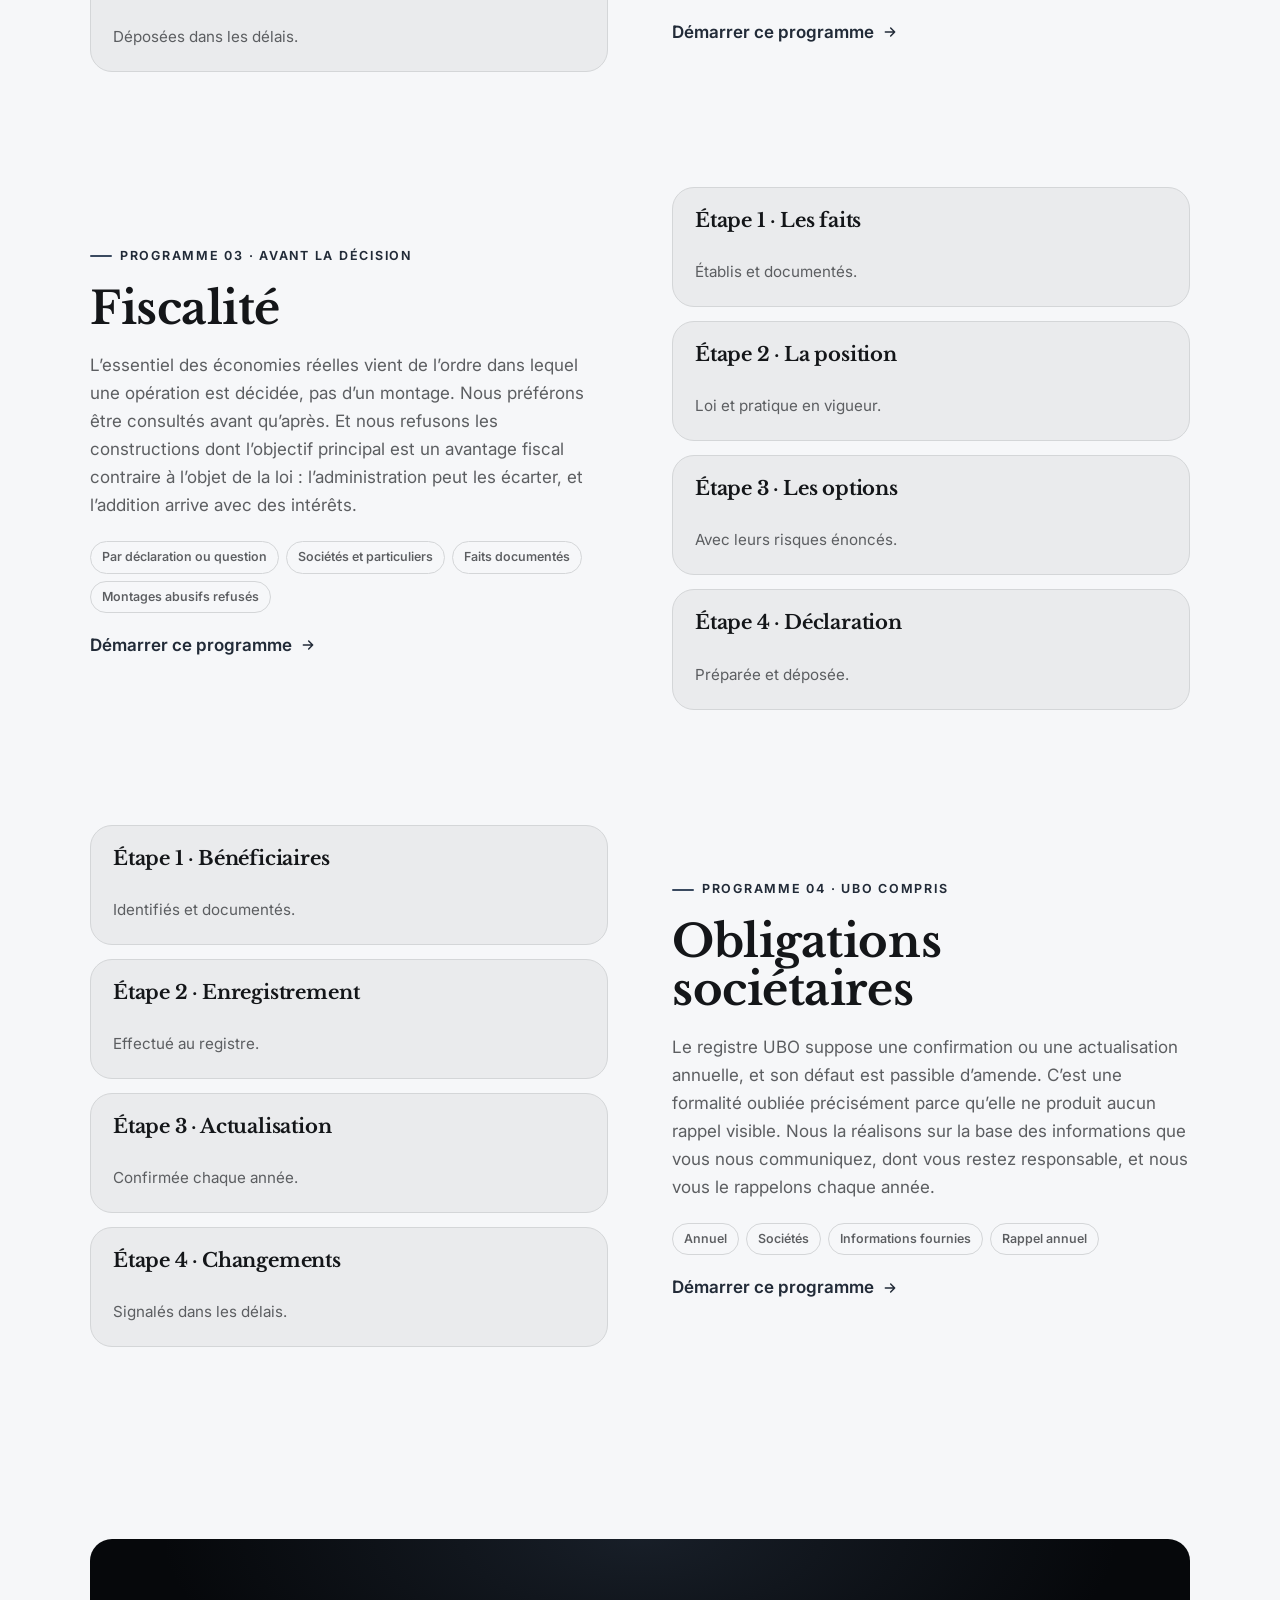
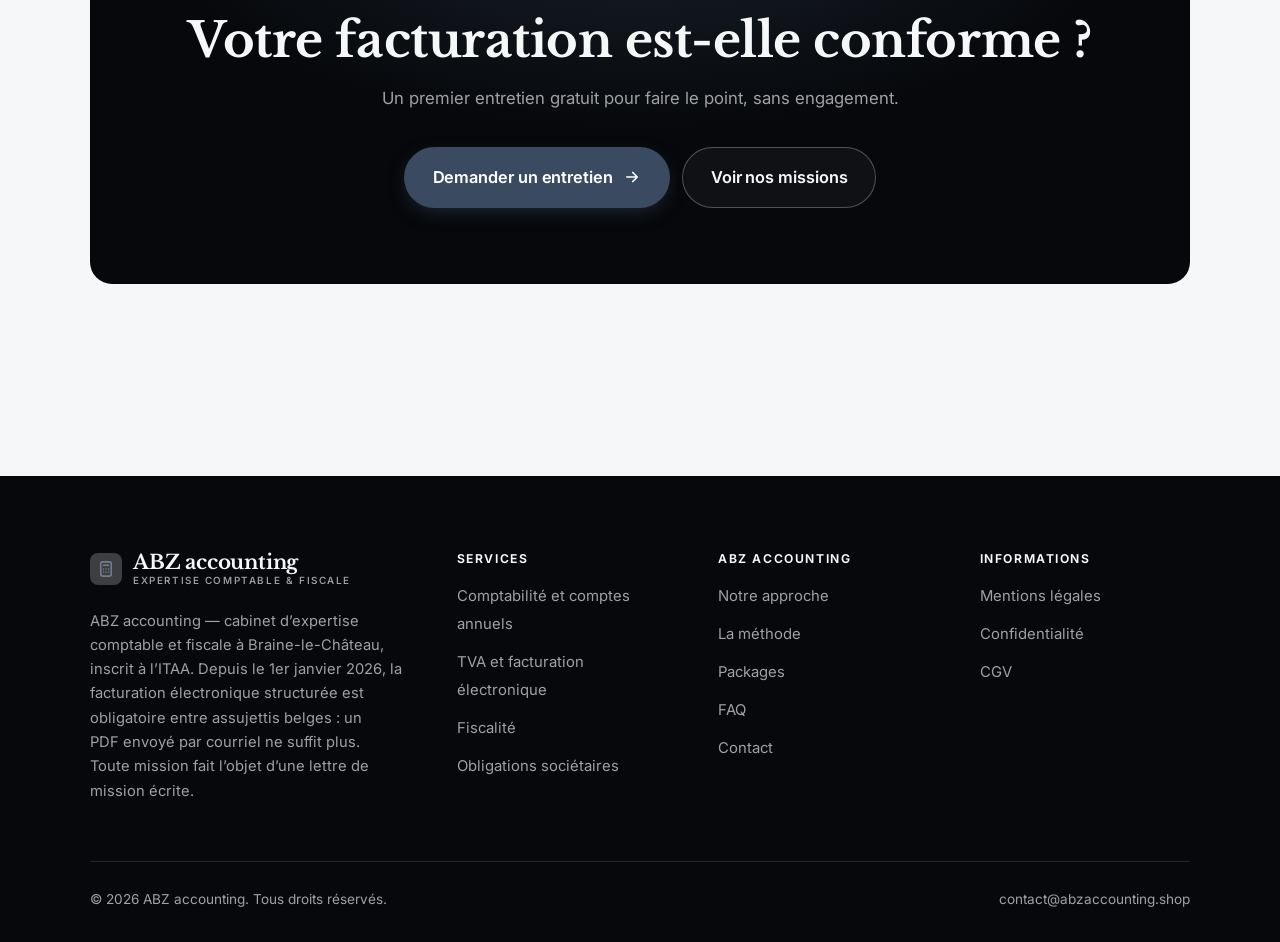
<file: programmes.html>
<!DOCTYPE html>
<html lang="fr" class="no-js">
<head>
<meta charset="utf-8">
<meta name="viewport" content="width=device-width, initial-scale=1">
<title>Services — ABZ accounting</title>
<meta name="description" content="Les missions d’ABZ accounting : comptabilité et comptes annuels, TVA et facturation électronique, fiscalité, et obligations sociétaires.">
<link rel="canonical" href="https://abzaccounting.shop/programmes.html">

<meta property="og:type" content="website">
<meta property="og:url" content="https://abzaccounting.shop/programmes.html">
<meta property="og:site_name" content="ABZ accounting">
<meta property="og:locale" content="fr_FR">
<meta property="og:title" content="Services — ABZ accounting">
<meta property="og:description" content="Les missions d’ABZ accounting : comptabilité et comptes annuels, TVA et facturation électronique, fiscalité, et obligations sociétaires.">
<meta name="theme-color" content="#06080b">

<link rel="icon" href="assets/img/favicon.svg" type="image/svg+xml">
<link rel="preconnect" href="https://fonts.googleapis.com">
<link rel="preconnect" href="https://fonts.gstatic.com" crossorigin>
<link rel="stylesheet" href="https://fonts.googleapis.com/css2?family=Libre+Baskerville:wght@400;700&family=Inter:wght@400..700&display=swap">
<link rel="stylesheet" href="assets/css/style.css">

<!-- Thème appliqué avant le premier rendu (évite le flash) -->
<script>
document.documentElement.classList.remove('no-js');
(function(){try{var t=localStorage.getItem('site-theme');if(t){document.documentElement.setAttribute('data-theme',t);}}catch(e){}})();
</script>
</head>

<body>
<a class="skip-link" href="#main">Aller au contenu principal</a>

<header class="site-header">
  <nav class="wrap nav" aria-label="Navigation principale">
    <a class="brand" href="index.html">
      <svg class="brand__mark" viewBox="0 0 64 64" aria-hidden="true">
        <rect class="bm-bg" width="64" height="64" rx="16"/>
        <g class="bm-ic" transform="translate(14 14) scale(1.5)" fill="none" stroke-width="2.1" stroke-linecap="round" stroke-linejoin="round"><rect x="5" y="2.5" width="14" height="19" rx="2.5"/><path d="M8.5 7h7M8.5 12h.01M12 12h.01M15.5 12h.01M8.5 16h.01M12 16h.01M15.5 16h.01"/></g>
      </svg>
      <span>ABZ accounting<span class="brand__sub">EXPERTISE COMPTABLE &amp; FISCALE</span></span>
    </a>

    <ul class="nav__links" id="nav-links">
      <li><a href="index.html">Accueil</a></li>
      <li><a href="programmes.html" aria-current="page">Services</a></li>
      <li><a href="index.html#tarifs">Packages</a></li>
      <li><a href="a-propos.html">Notre approche</a></li>
      <li><a href="contact.html">Contact</a></li>
      <li><a class="btn btn--primary" href="contact.html">Demander un entretien</a></li>
    </ul>

    <div class="nav__cta">
      <button class="theme-toggle" type="button" aria-label="Passer en thème sombre">
        <svg class="icon-sun" viewBox="0 0 24 24" fill="none" stroke="currentColor" stroke-width="1.8" stroke-linecap="round" aria-hidden="true"><circle cx="12" cy="12" r="4"/><path d="M12 2v2m0 16v2M2 12h2m16 0h2M4.9 4.9l1.4 1.4m11.4 11.4 1.4 1.4M19.1 4.9l-1.4 1.4M6.3 17.7l-1.4 1.4"/></svg>
        <svg class="icon-moon" viewBox="0 0 24 24" fill="none" stroke="currentColor" stroke-width="1.8" stroke-linecap="round" stroke-linejoin="round" aria-hidden="true"><path d="M21 12.8A9 9 0 1 1 11.2 3a7 7 0 0 0 9.8 9.8z"/></svg>
      </button>
      <a class="btn btn--primary" href="contact.html">Demander un entretien</a>
      <button class="nav__toggle" type="button" aria-expanded="false" aria-controls="nav-links" aria-label="Ouvrir le menu">
        <svg class="icon-open" viewBox="0 0 24 24" fill="none" stroke="currentColor" stroke-width="2" stroke-linecap="round" aria-hidden="true"><path d="M3 6h18M3 12h18M3 18h18"/></svg>
        <svg class="icon-close" viewBox="0 0 24 24" fill="none" stroke="currentColor" stroke-width="2" stroke-linecap="round" aria-hidden="true"><path d="M6 6l12 12M18 6L6 18"/></svg>
      </button>
    </div>
  </nav>
</header>

<main id="main">

<section class="page-head">
  <div class="wrap">
    <nav class="breadcrumb" aria-label="Fil d’Ariane">
      <a href="index.html">Accueil</a><span>/</span><span aria-current="page">Services</span>
    </nav>
    <h1>Nos missions, en détail</h1>
    <p>Quatre missions, toutes cadrées par une lettre de mission écrite.</p>
  </div>
</section>

<section class="section wrap" id="comptabilite">
  <div class="split reveal">
    <div>
      <span class="eyebrow">Programme 01 · Les pièces d’abord</span>
      <h2>Comptabilité et comptes annuels</h2>
      <p>Nous annonçons la date à laquelle les pièces doivent nous parvenir, plutôt que de les réclamer dans la dernière quinzaine. Nous disons aussi lorsqu’un dossier est trop incomplet pour être traité : établir des comptes à partir d’estimations ne protège personne, et surtout pas la personne qui les signe.</p>
      <ul class="tags"><li>Annuel ou mensuel</li><li>Sociétés et indépendants</li><li>Lettre de mission</li><li>Pièces à date</li></ul>
      <p><a class="arrow-link" href="contact.html">Démarrer ce programme <svg viewBox="0 0 24 24" fill="none" stroke="currentColor" stroke-width="2.2" stroke-linecap="round" stroke-linejoin="round" aria-hidden="true"><path d="M5 12h14M13 6l6 6-6 6"/></svg></a></p>
    </div>
    <div class="grid grid--2 grid--tight">
      <article class="card card--sm">
        <h3>Étape 1 · Reprise</h3>
        <p>Identification, puis périmètre écrit.</p>
      </article>
      <article class="card card--sm">
        <h3>Étape 2 · Pièces</h3>
        <p>Demandées pour une date précise.</p>
      </article>
      <article class="card card--sm">
        <h3>Étape 3 · Traitement</h3>
        <p>Questions posées, rien de supposé.</p>
      </article>
      <article class="card card--sm">
        <h3>Étape 4 · Dépôt</h3>
        <p>Après votre approbation.</p>
      </article>
    </div>
  </div>
</section>

<section class="section section--flush wrap" id="tva">
  <div class="split reveal">
    <div class="grid grid--2 grid--tight">
      <article class="card card--sm">
        <h3>Étape 1 · État des lieux</h3>
        <p>Comment vous facturez aujourd’hui.</p>
      </article>
      <article class="card card--sm">
        <h3>Étape 2 · Conformité</h3>
        <p>Ce qui manque, par écrit.</p>
      </article>
      <article class="card card--sm">
        <h3>Étape 3 · Migration</h3>
        <p>Vers un canal structuré.</p>
      </article>
      <article class="card card--sm">
        <h3>Étape 4 · Déclarations</h3>
        <p>Déposées dans les délais.</p>
      </article>
    </div>
    <div>
      <span class="eyebrow">Programme 02 · Peppol, pas le PDF</span>
      <h2>TVA et facturation électronique</h2>
      <p>L’obligation est entrée en vigueur au 1er janvier 2026 et un PDF par courriel n’y satisfait pas. Nous vérifions votre dispositif, nous vous aidons à passer sur un canal conforme et nous signalons par écrit ce qui ne l’est pas. L’obligation reste la vôtre en tant qu’assujetti, et une mise en conformité tardive se remarque vite côté client.</p>
      <ul class="tags"><li>Mensuel ou trimestriel</li><li>Assujettis à la TVA</li><li>Lettre de mission</li><li>Conformité vérifiée</li></ul>
      <p><a class="arrow-link" href="contact.html">Démarrer ce programme <svg viewBox="0 0 24 24" fill="none" stroke="currentColor" stroke-width="2.2" stroke-linecap="round" stroke-linejoin="round" aria-hidden="true"><path d="M5 12h14M13 6l6 6-6 6"/></svg></a></p>
    </div>
  </div>
</section>

<section class="section section--flush wrap" id="fiscalite">
  <div class="split reveal">
    <div>
      <span class="eyebrow">Programme 03 · Avant la décision</span>
      <h2>Fiscalité</h2>
      <p>L’essentiel des économies réelles vient de l’ordre dans lequel une opération est décidée, pas d’un montage. Nous préférons être consultés avant qu’après. Et nous refusons les constructions dont l’objectif principal est un avantage fiscal contraire à l’objet de la loi : l’administration peut les écarter, et l’addition arrive avec des intérêts.</p>
      <ul class="tags"><li>Par déclaration ou question</li><li>Sociétés et particuliers</li><li>Faits documentés</li><li>Montages abusifs refusés</li></ul>
      <p><a class="arrow-link" href="contact.html">Démarrer ce programme <svg viewBox="0 0 24 24" fill="none" stroke="currentColor" stroke-width="2.2" stroke-linecap="round" stroke-linejoin="round" aria-hidden="true"><path d="M5 12h14M13 6l6 6-6 6"/></svg></a></p>
    </div>
    <div class="grid grid--2 grid--tight">
      <article class="card card--sm">
        <h3>Étape 1 · Les faits</h3>
        <p>Établis et documentés.</p>
      </article>
      <article class="card card--sm">
        <h3>Étape 2 · La position</h3>
        <p>Loi et pratique en vigueur.</p>
      </article>
      <article class="card card--sm">
        <h3>Étape 3 · Les options</h3>
        <p>Avec leurs risques énoncés.</p>
      </article>
      <article class="card card--sm">
        <h3>Étape 4 · Déclaration</h3>
        <p>Préparée et déposée.</p>
      </article>
    </div>
  </div>
</section>

<section class="section section--flush wrap" id="societaire">
  <div class="split reveal">
    <div class="grid grid--2 grid--tight">
      <article class="card card--sm">
        <h3>Étape 1 · Bénéficiaires</h3>
        <p>Identifiés et documentés.</p>
      </article>
      <article class="card card--sm">
        <h3>Étape 2 · Enregistrement</h3>
        <p>Effectué au registre.</p>
      </article>
      <article class="card card--sm">
        <h3>Étape 3 · Actualisation</h3>
        <p>Confirmée chaque année.</p>
      </article>
      <article class="card card--sm">
        <h3>Étape 4 · Changements</h3>
        <p>Signalés dans les délais.</p>
      </article>
    </div>
    <div>
      <span class="eyebrow">Programme 04 · UBO compris</span>
      <h2>Obligations sociétaires</h2>
      <p>Le registre UBO suppose une confirmation ou une actualisation annuelle, et son défaut est passible d’amende. C’est une formalité oubliée précisément parce qu’elle ne produit aucun rappel visible. Nous la réalisons sur la base des informations que vous nous communiquez, dont vous restez responsable, et nous vous le rappelons chaque année.</p>
      <ul class="tags"><li>Annuel</li><li>Sociétés</li><li>Informations fournies</li><li>Rappel annuel</li></ul>
      <p><a class="arrow-link" href="contact.html">Démarrer ce programme <svg viewBox="0 0 24 24" fill="none" stroke="currentColor" stroke-width="2.2" stroke-linecap="round" stroke-linejoin="round" aria-hidden="true"><path d="M5 12h14M13 6l6 6-6 6"/></svg></a></p>
    </div>
  </div>
</section>

<section class="wrap section--tight">
  <div class="cta-band reveal">
    <h2>Votre facturation est-elle conforme ?</h2>
    <p>Un premier entretien gratuit pour faire le point, sans engagement.</p>
    <div class="hero__actions">
      <a class="btn btn--primary btn--lg" href="contact.html">Demander un entretien <svg viewBox="0 0 24 24" fill="none" stroke="currentColor" stroke-width="2.2" stroke-linecap="round" stroke-linejoin="round" aria-hidden="true"><path d="M5 12h14M13 6l6 6-6 6"/></svg></a>
      <a class="btn btn--on-dark btn--lg" href="programmes.html">Voir nos missions</a>
    </div>
  </div>
</section>

</main>

<footer class="site-footer">
  <div class="wrap">
    <div class="footer__grid">
      <div class="footer__brand">
        <a class="brand" href="index.html">
          <svg class="brand__mark" viewBox="0 0 64 64" aria-hidden="true">
        <rect class="bm-bg" width="64" height="64" rx="16"/>
        <g class="bm-ic" transform="translate(14 14) scale(1.5)" fill="none" stroke-width="2.1" stroke-linecap="round" stroke-linejoin="round"><rect x="5" y="2.5" width="14" height="19" rx="2.5"/><path d="M8.5 7h7M8.5 12h.01M12 12h.01M15.5 12h.01M8.5 16h.01M12 16h.01M15.5 16h.01"/></g>
      </svg>
          <span>ABZ accounting<span class="brand__sub">EXPERTISE COMPTABLE &amp; FISCALE</span></span>
        </a>
        <p>ABZ accounting — cabinet d’expertise comptable et fiscale à Braine-le-Château, inscrit à l’ITAA. Depuis le 1er janvier 2026, la facturation électronique structurée est obligatoire entre assujettis belges : un PDF envoyé par courriel ne suffit plus. Toute mission fait l’objet d’une lettre de mission écrite.</p>
      </div>

      <div class="footer__col">
        <h4>Services</h4>
        <ul>
          <li><a href="programmes.html#comptabilite">Comptabilité et comptes annuels</a></li>
          <li><a href="programmes.html#tva">TVA et facturation électronique</a></li>
          <li><a href="programmes.html#fiscalite">Fiscalité</a></li>
          <li><a href="programmes.html#societaire">Obligations sociétaires</a></li>
        </ul>
      </div>

      <div class="footer__col">
        <h4>ABZ accounting</h4>
        <ul>
          <li><a href="a-propos.html">Notre approche</a></li>
          <li><a href="index.html#methode">La méthode</a></li>
          <li><a href="index.html#tarifs">Packages</a></li>
          <li><a href="index.html#faq">FAQ</a></li>
          <li><a href="contact.html">Contact</a></li>
        </ul>
      </div>

      <div class="footer__col">
        <h4>Informations</h4>
        <ul>
          <li><a href="mentions-legales.html">Mentions légales</a></li>
          <li><a href="mentions-legales.html#confidentialite">Confidentialité</a></li>
          <li><a href="mentions-legales.html#cgv">CGV</a></li>
        </ul>
      </div>
    </div>

    <div class="footer__bottom">
      <p>© <span data-year>2026</span> ABZ accounting. Tous droits réservés.</p>
      <p><a href="mailto:contact@abzaccounting.shop">contact@abzaccounting.shop</a></p>
    </div>
  </div>
</footer>

<script src="assets/js/main.js" defer></script>
</body>
</html>
</file>
<file: assets/css/style.css>
/* ABZ accounting — couleurs et polices de la marque.
   Modifier ces valeurs suffit à changer l'identité visuelle de tout le site. */
:root {
  --c-accent:    #3a4a60;
  --c-on-accent: #ffffff;
  --c-ink:       #06080b;
  --c-paper:     #f6f7f9;

  --accent-ink-light: color-mix(in srgb, var(--c-accent) 58%, black);
  --accent-on-dark:   color-mix(in srgb, var(--c-accent) 72%, white);

  --font-display: "Libre Baskerville", system-ui, -apple-system, "Segoe UI", sans-serif;
  --font-body: "Inter", system-ui, -apple-system, "Segoe UI", sans-serif;
  --display-weight: 700;
  --display-tracking: -.01em;
}

/* ==========================================================================
   Feuille de style commune aux sites de coaching
   Les couleurs de marque (--c-accent, --c-on-accent, --c-ink, --c-paper) et
   les polices sont définies juste au-dessus, par site. Tout le reste en dérive.
   ========================================================================== */

/* --------------------------------------------------------------------------
   1. Tokens dérivés
   -------------------------------------------------------------------------- */

:root {
  /* Thème clair */
  --paper:      var(--c-paper);
  --paper-2:    color-mix(in srgb, var(--c-paper) 95%, var(--c-ink));
  --paper-3:    color-mix(in srgb, var(--c-paper) 89%, var(--c-ink));
  --line:       color-mix(in srgb, var(--c-paper) 86%, var(--c-ink));
  --text:       color-mix(in srgb, var(--c-ink) 94%, var(--c-paper));
  --muted:      color-mix(in srgb, var(--c-ink) 64%, var(--c-paper));
  --accent:     var(--c-accent);
  --accent-600: color-mix(in srgb, var(--c-accent) 86%, black);
  --accent-ink: var(--accent-ink-light);
  --on-accent:  var(--c-on-accent);
  --ink:        var(--c-ink);
  --ink-soft:   color-mix(in srgb, var(--c-ink) 90%, white);
  --on-ink:     var(--c-paper);
  --on-ink-mut: color-mix(in srgb, var(--c-paper) 64%, var(--c-ink));
  --brand-bg:   var(--c-ink);

  /* Rayons */
  --r-sm: 8px;
  --r-md: 14px;
  --r-lg: 22px;
  --r-full: 999px;

  /* Ombres */
  --sh-1: 0 1px 2px rgba(0, 0, 0, .05), 0 2px 8px rgba(0, 0, 0, .04);
  --sh-2: 0 2px 4px rgba(0, 0, 0, .05), 0 12px 32px rgba(0, 0, 0, .09);
  --sh-3: 0 4px 8px rgba(0, 0, 0, .06), 0 24px 56px rgba(0, 0, 0, .14);

  /* Rythme */
  --gutter: clamp(16px, 4vw, 40px);
  --maxw: 1180px;
  --section-y: clamp(64px, 9vw, 124px);

  --ease: cubic-bezier(.22, .61, .36, 1);
}

/* Thème sombre — suit le système, sauf si l'utilisateur a choisi « clair » */
@media (prefers-color-scheme: dark) {
  :root:not([data-theme="light"]) {
    --paper:      var(--c-ink);
    --paper-2:    color-mix(in srgb, var(--c-ink) 92%, white);
    --paper-3:    color-mix(in srgb, var(--c-ink) 86%, white);
    --line:       color-mix(in srgb, var(--c-ink) 80%, white);
    --text:       color-mix(in srgb, var(--c-paper) 94%, var(--c-ink));
    --muted:      color-mix(in srgb, var(--c-paper) 66%, var(--c-ink));
    --accent-ink: var(--accent-on-dark);
    --ink:        color-mix(in srgb, var(--c-ink) 72%, black);
    --brand-bg:   color-mix(in srgb, var(--c-ink) 80%, white);
    --sh-1: 0 1px 2px rgba(0, 0, 0, .4), 0 2px 8px rgba(0, 0, 0, .3);
    --sh-2: 0 2px 4px rgba(0, 0, 0, .4), 0 12px 32px rgba(0, 0, 0, .45);
    --sh-3: 0 4px 8px rgba(0, 0, 0, .45), 0 24px 56px rgba(0, 0, 0, .55);
  }
}

/* Thème sombre — choix explicite */
:root[data-theme="dark"] {
  --paper:      var(--c-ink);
  --paper-2:    color-mix(in srgb, var(--c-ink) 92%, white);
  --paper-3:    color-mix(in srgb, var(--c-ink) 86%, white);
  --line:       color-mix(in srgb, var(--c-ink) 80%, white);
  --text:       color-mix(in srgb, var(--c-paper) 94%, var(--c-ink));
  --muted:      color-mix(in srgb, var(--c-paper) 66%, var(--c-ink));
  --accent-ink: var(--accent-on-dark);
  --ink:        color-mix(in srgb, var(--c-ink) 72%, black);
  --brand-bg:   color-mix(in srgb, var(--c-ink) 80%, white);
  --sh-1: 0 1px 2px rgba(0, 0, 0, .4), 0 2px 8px rgba(0, 0, 0, .3);
  --sh-2: 0 2px 4px rgba(0, 0, 0, .4), 0 12px 32px rgba(0, 0, 0, .45);
  --sh-3: 0 4px 8px rgba(0, 0, 0, .45), 0 24px 56px rgba(0, 0, 0, .55);
}

/* --------------------------------------------------------------------------
   2. Reset / base
   -------------------------------------------------------------------------- */

*, *::before, *::after { box-sizing: border-box; }

* { margin: 0; }

html {
  -webkit-text-size-adjust: 100%;
  scroll-behavior: smooth;
  scroll-padding-top: 88px;
}

body {
  background: var(--paper);
  color: var(--text);
  font-family: var(--font-body);
  font-size: 17px;
  line-height: 1.65;
  -webkit-font-smoothing: antialiased;
  text-rendering: optimizeLegibility;
  overflow-x: hidden;
}

img, svg, video { display: block; max-width: 100%; height: auto; }

a { color: inherit; text-decoration: none; }

button, input, textarea, select { font: inherit; color: inherit; }

h1, h2, h3, h4 {
  font-family: var(--font-display);
  font-weight: var(--display-weight);
  line-height: 1.08;
  letter-spacing: var(--display-tracking);
  text-wrap: balance;
}

p { text-wrap: pretty; }

:focus-visible {
  outline: 3px solid var(--accent);
  outline-offset: 3px;
  border-radius: 4px;
}

::selection { background: var(--accent); color: var(--on-accent); }

/* --------------------------------------------------------------------------
   3. Utilitaires de mise en page
   -------------------------------------------------------------------------- */

.wrap {
  width: 100%;
  max-width: var(--maxw);
  margin-inline: auto;
  padding-inline: var(--gutter);
}

.section { padding-block: var(--section-y); }
.section--flush { padding-top: 0; }
.section--tight { padding-block: clamp(48px, 6vw, 80px); }

.skip-link {
  position: absolute;
  left: 12px;
  top: -100px;
  z-index: 200;
  background: var(--accent);
  color: var(--on-accent);
  padding: 12px 20px;
  border-radius: var(--r-sm);
  font-weight: 600;
  transition: top .2s var(--ease);
}
.skip-link:focus { top: 12px; }

.eyebrow {
  display: inline-flex;
  align-items: center;
  gap: 8px;
  font-size: .78rem;
  font-weight: 650;
  letter-spacing: .14em;
  text-transform: uppercase;
  color: var(--accent-ink);
  margin-bottom: 18px;
}
.eyebrow::before {
  content: "";
  width: 22px;
  height: 2px;
  background: var(--accent);
  border-radius: 2px;
}

.section-head { max-width: 62ch; margin-bottom: clamp(36px, 5vw, 60px); }
.section-head h2 { font-size: clamp(2rem, 4.4vw, 3.1rem); }
.section-head p {
  margin-top: 18px;
  color: var(--muted);
  font-size: clamp(1rem, 1.6vw, 1.12rem);
  max-width: 58ch;
}

.section-head--center { margin-inline: auto; text-align: center; }
.section-head--center .eyebrow { justify-content: center; }
.section-head--center p { margin-inline: auto; }

/* --------------------------------------------------------------------------
   4. Boutons
   -------------------------------------------------------------------------- */

.btn {
  display: inline-flex;
  align-items: center;
  justify-content: center;
  gap: 10px;
  padding: 14px 26px;
  border: 1px solid transparent;
  border-radius: var(--r-full);
  font-weight: 620;
  font-size: .98rem;
  letter-spacing: -.005em;
  cursor: pointer;
  white-space: nowrap;
  transition: transform .18s var(--ease), background-color .18s var(--ease),
              border-color .18s var(--ease), box-shadow .18s var(--ease), color .18s var(--ease);
}
.btn:hover { transform: translateY(-2px); }
.btn:active { transform: translateY(0); }

.btn--primary {
  background: var(--accent);
  color: var(--on-accent);
  box-shadow: 0 6px 20px -6px color-mix(in srgb, var(--c-accent) 65%, transparent);
}
.btn--primary:hover {
  background: var(--accent-600);
  box-shadow: 0 12px 28px -8px color-mix(in srgb, var(--c-accent) 70%, transparent);
}

.btn--ghost {
  border-color: var(--line);
  background: transparent;
  color: var(--text);
}
.btn--ghost:hover { border-color: var(--accent); color: var(--accent-ink); }

.btn--on-dark {
  border-color: color-mix(in srgb, var(--c-paper) 28%, transparent);
  color: var(--on-ink);
  background: color-mix(in srgb, var(--c-paper) 4%, transparent);
}
.btn--on-dark:hover {
  border-color: color-mix(in srgb, var(--c-paper) 60%, transparent);
  background: color-mix(in srgb, var(--c-paper) 10%, transparent);
}

.btn--lg { padding: 16px 28px; font-size: 1.02rem; }
.btn--block { width: 100%; }

.btn svg { width: 18px; height: 18px; flex: none; }

@media (max-width: 420px) {
  .btn--lg { padding: 15px 22px; font-size: 1rem; white-space: normal; text-align: center; }
}

/* Lien fléché */
.arrow-link {
  display: inline-flex;
  align-items: center;
  gap: 8px;
  font-weight: 620;
  color: var(--accent-ink);
}
.arrow-link svg { width: 16px; height: 16px; transition: transform .18s var(--ease); }
.arrow-link:hover svg { transform: translateX(4px); }

/* --------------------------------------------------------------------------
   5. En-tête / navigation
   -------------------------------------------------------------------------- */

.site-header {
  position: sticky;
  top: 0;
  z-index: 100;
  background: color-mix(in srgb, var(--paper) 82%, transparent);
  backdrop-filter: saturate(180%) blur(14px);
  -webkit-backdrop-filter: saturate(180%) blur(14px);
  border-bottom: 1px solid transparent;
  transition: border-color .25s var(--ease), background-color .25s var(--ease);
}
.site-header.is-stuck {
  border-bottom-color: var(--line);
  background: color-mix(in srgb, var(--paper) 94%, transparent);
}

.nav {
  display: flex;
  align-items: center;
  justify-content: space-between;
  gap: 24px;
  height: 74px;
}

.brand {
  display: inline-flex;
  align-items: center;
  gap: 11px;
  font-family: var(--font-display);
  font-weight: var(--display-weight);
  font-size: 1.24rem;
  letter-spacing: var(--display-tracking);
  flex: none;
  line-height: 1.1;
}
.brand__mark { width: 32px; height: 32px; flex: none; }
.brand__mark .bm-bg { fill: var(--brand-bg); }
.brand__mark .bm-ic { stroke: var(--accent-on-dark); color: var(--accent-on-dark); }
.brand__sub {
  display: block;
  font-family: var(--font-body);
  font-size: .62rem;
  font-weight: 550;
  letter-spacing: .16em;
  text-transform: uppercase;
  color: var(--muted);
  margin-top: 1px;
}

.nav__links {
  display: flex;
  align-items: center;
  gap: 4px;
  list-style: none;
  padding: 0;
}
.nav__links a {
  display: block;
  padding: 9px 14px;
  border-radius: var(--r-full);
  font-size: .95rem;
  font-weight: 520;
  color: var(--muted);
  transition: color .16s var(--ease), background-color .16s var(--ease);
}
.nav__links a:hover { color: var(--text); background: var(--paper-2); }
.nav__links a[aria-current="page"] { color: var(--text); font-weight: 620; }
.nav__links .btn { display: none; }

.nav__cta { display: flex; align-items: center; gap: 10px; flex: none; }

.nav__toggle {
  display: none;
  width: 44px;
  height: 44px;
  align-items: center;
  justify-content: center;
  background: transparent;
  border: 1px solid var(--line);
  border-radius: var(--r-full);
  cursor: pointer;
}
.nav__toggle svg { width: 20px; height: 20px; }
.nav__toggle .icon-close { display: none; }
.nav__toggle[aria-expanded="true"] .icon-open { display: none; }
.nav__toggle[aria-expanded="true"] .icon-close { display: block; }

@media (max-width: 900px) {
  .nav__links, .nav__cta .btn { display: none; }
  .nav__toggle { display: inline-flex; }

  .nav__links {
    position: fixed;
    inset: 74px 0 auto;
    flex-direction: column;
    align-items: stretch;
    gap: 2px;
    padding: 20px var(--gutter) 32px;
    background: var(--paper);
    border-bottom: 1px solid var(--line);
    box-shadow: var(--sh-2);
  }
  .nav__links.is-open { display: flex; }
  .nav__links a { padding: 14px 4px; font-size: 1.1rem; border-radius: var(--r-sm); }
  .nav__links a.btn { display: inline-flex; margin-top: 14px; padding: 14px 26px; color: var(--on-accent); }
}

@media (max-width: 380px) {
  .brand__sub { display: none; }
}

/* Bouton de thème */
.theme-toggle {
  width: 44px;
  height: 44px;
  display: inline-flex;
  align-items: center;
  justify-content: center;
  background: transparent;
  border: 1px solid var(--line);
  border-radius: var(--r-full);
  cursor: pointer;
  color: var(--muted);
  transition: color .16s var(--ease), border-color .16s var(--ease);
}
.theme-toggle:hover { color: var(--text); border-color: var(--accent); }
.theme-toggle svg { width: 18px; height: 18px; }
.theme-toggle .icon-moon { display: none; }
:root[data-theme="dark"] .theme-toggle .icon-sun { display: none; }
:root[data-theme="dark"] .theme-toggle .icon-moon { display: block; }
@media (prefers-color-scheme: dark) {
  :root:not([data-theme="light"]) .theme-toggle .icon-sun { display: none; }
  :root:not([data-theme="light"]) .theme-toggle .icon-moon { display: block; }
}

/* --------------------------------------------------------------------------
   6. Hero
   -------------------------------------------------------------------------- */

.hero {
  position: relative;
  background: var(--ink);
  color: var(--on-ink);
  overflow: hidden;
  isolation: isolate;
}

/* Halo de couleur + grain léger */
.hero::before {
  content: "";
  position: absolute;
  inset: -30% -10% auto;
  height: 130%;
  background:
    radial-gradient(60% 55% at 78% 18%, color-mix(in srgb, var(--c-accent) 34%, transparent), transparent 62%),
    radial-gradient(48% 44% at 12% 88%, color-mix(in srgb, var(--c-accent) 16%, transparent), transparent 66%);
  z-index: -2;
  pointer-events: none;
}
.hero::after {
  content: "";
  position: absolute;
  inset: 0;
  background-image: url("data:image/svg+xml,%3Csvg xmlns='http://www.w3.org/2000/svg' width='160' height='160'%3E%3Cfilter id='n'%3E%3CfeTurbulence type='fractalNoise' baseFrequency='.85' numOctaves='3'/%3E%3C/filter%3E%3Crect width='160' height='160' filter='url(%23n)' opacity='.28'/%3E%3C/svg%3E");
  opacity: .45;
  mix-blend-mode: overlay;
  z-index: -1;
  pointer-events: none;
}

.hero__inner {
  display: grid;
  grid-template-columns: minmax(0, 1.05fr) minmax(0, .95fr);
  align-items: center;
  gap: clamp(32px, 5vw, 72px);
  padding-block: clamp(56px, 8vw, 110px);
}

.hero h1 {
  font-size: clamp(2.5rem, 6vw, 4.6rem);
  letter-spacing: calc(var(--display-tracking) * 1.4);
}
.hero h1 em {
  font-style: normal;
  color: var(--accent-on-dark);
  text-decoration: underline;
  text-decoration-color: color-mix(in srgb, var(--c-accent) 45%, transparent);
  text-decoration-thickness: .1em;
  text-underline-offset: .14em;
  text-decoration-skip-ink: none;
}

.hero__lede {
  margin-top: 22px;
  font-size: clamp(1.04rem, 1.9vw, 1.2rem);
  color: var(--on-ink-mut);
  max-width: 50ch;
}

.hero__actions {
  display: flex;
  flex-wrap: wrap;
  gap: 12px;
  margin-top: 34px;
}

.hero__eyebrow { color: var(--accent-on-dark); }
.hero__eyebrow::before { background: var(--accent-on-dark); }

/* Faits sur l'offre */
.hero__proof {
  display: grid;
  grid-template-columns: repeat(4, minmax(0, 1fr));
  gap: clamp(18px, 3vw, 32px);
  margin-top: 44px;
  padding: 26px 0 0;
  border-top: 1px solid color-mix(in srgb, var(--c-paper) 14%, transparent);
  list-style: none;
}
.stat__num {
  display: block;
  font-family: var(--font-display);
  font-size: clamp(1.5rem, 2.6vw, 2.05rem);
  font-weight: var(--display-weight);
  line-height: 1;
  letter-spacing: var(--display-tracking);
  white-space: nowrap;
}
.stat__label {
  display: block;
  margin-top: 7px;
  font-size: .82rem;
  line-height: 1.4;
  color: var(--on-ink-mut);
}

.hero__art svg { width: 100%; height: auto; border-radius: var(--r-lg); box-shadow: var(--sh-3); }

@media (max-width: 880px) {
  .hero__inner { grid-template-columns: 1fr; }
  .hero__art { order: -1; max-width: 560px; }
}
@media (max-width: 540px) {
  .hero__proof { grid-template-columns: repeat(2, minmax(0, 1fr)); }
}

/* --------------------------------------------------------------------------
   7. Bandeau défilant
   -------------------------------------------------------------------------- */

.marquee {
  background: var(--ink-soft);
  color: var(--on-ink-mut);
  border-top: 1px solid color-mix(in srgb, var(--c-paper) 8%, transparent);
  padding-block: 18px;
  overflow: hidden;
  white-space: nowrap;
  mask-image: linear-gradient(90deg, transparent, #000 8%, #000 92%, transparent);
  -webkit-mask-image: linear-gradient(90deg, transparent, #000 8%, #000 92%, transparent);
}
.marquee__track {
  display: inline-flex;
  gap: 42px;
  align-items: center;
  animation: marquee 38s linear infinite;
  font-size: .86rem;
  letter-spacing: .12em;
  text-transform: uppercase;
  font-weight: 560;
}
.marquee__track span { display: inline-flex; align-items: center; gap: 42px; }
.marquee__track span::after {
  content: "";
  width: 5px; height: 5px;
  border-radius: 50%;
  background: var(--accent);
  opacity: .8;
}
@keyframes marquee { to { transform: translateX(-50%); } }

/* --------------------------------------------------------------------------
   8. Grilles de cartes
   -------------------------------------------------------------------------- */

.grid {
  display: grid;
  gap: clamp(16px, 2.2vw, 26px);
}
.grid--2 { grid-template-columns: repeat(auto-fit, minmax(min(100%, 260px), 1fr)); }
.grid--3 { grid-template-columns: repeat(auto-fit, minmax(min(100%, 270px), 1fr)); }
.grid--4 { grid-template-columns: repeat(auto-fit, minmax(min(100%, 230px), 1fr)); }
.grid--tight { gap: 14px; }

.card {
  position: relative;
  display: flex;
  flex-direction: column;
  padding: 28px;
  background: var(--paper-2);
  border: 1px solid var(--line);
  border-radius: var(--r-lg);
  transition: transform .22s var(--ease), box-shadow .22s var(--ease), border-color .22s var(--ease);
}
a.card:hover, .card--lift:hover {
  transform: translateY(-5px);
  box-shadow: var(--sh-2);
  border-color: color-mix(in srgb, var(--c-accent) 45%, var(--line));
}
.card--sm { padding: 22px; }
.card--sm h3 { font-size: 1rem; }
.card__icon {
  width: 52px;
  height: 52px;
  display: grid;
  place-items: center;
  border-radius: var(--r-md);
  background: color-mix(in srgb, var(--c-accent) 15%, transparent);
  color: var(--accent-ink);
  margin-bottom: 20px;
}
.card__icon svg { width: 26px; height: 26px; }
.card h3 { font-size: 1.22rem; margin-bottom: 10px; }
.card p { color: var(--muted); font-size: .95rem; }
.card .arrow-link { margin-top: auto; padding-top: 18px; font-size: .92rem; }

.tags {
  list-style: none;
  padding: 0;
  margin: 18px 0 0;
  display: flex;
  flex-wrap: wrap;
  gap: 7px;
}
.tags li {
  font-size: .78rem;
  font-weight: 560;
  padding: 5px 11px;
  border-radius: var(--r-full);
  background: var(--paper);
  border: 1px solid var(--line);
  color: var(--muted);
}

/* --------------------------------------------------------------------------
   9. Méthode (étapes)
   -------------------------------------------------------------------------- */

.steps { counter-reset: step; }
.step {
  position: relative;
  padding: 30px 26px 26px;
  background: var(--paper);
  border: 1px solid var(--line);
  border-radius: var(--r-lg);
}
.step::before {
  counter-increment: step;
  content: "0" counter(step);
  display: block;
  font-family: var(--font-display);
  font-size: 2.6rem;
  font-weight: var(--display-weight);
  line-height: 1;
  letter-spacing: var(--display-tracking);
  color: color-mix(in srgb, var(--c-accent) 55%, var(--paper));
  margin-bottom: 16px;
}
.step h3 { font-size: 1.12rem; margin-bottom: 9px; }
.step p { color: var(--muted); font-size: .93rem; }

/* --------------------------------------------------------------------------
   10. Tarifs
   -------------------------------------------------------------------------- */

.plans { align-items: start; }

.plan {
  display: flex;
  flex-direction: column;
  padding: 32px 28px;
  background: var(--paper);
  border: 1px solid var(--line);
  border-radius: var(--r-lg);
  height: 100%;
  position: relative;
}
.plan--featured {
  background: var(--ink);
  color: var(--on-ink);
  border-color: var(--ink);
  box-shadow: var(--sh-3);
}
.plan--featured .plan__desc,
.plan--featured .plan__period,
.plan--featured .plan__features li { color: var(--on-ink-mut); }
.plan--featured .plan__features li::before { color: var(--accent-on-dark); }

.plan__tag {
  position: absolute;
  top: 18px;
  right: 18px;
  font-size: .7rem;
  font-weight: 680;
  letter-spacing: .1em;
  text-transform: uppercase;
  padding: 5px 12px;
  border-radius: var(--r-full);
  background: var(--accent);
  color: var(--on-accent);
}

.plan h3 { font-size: 1.3rem; }
.plan--featured h3 { padding-right: 120px; }
.plan__desc { margin-top: 8px; color: var(--muted); font-size: .92rem; min-height: 2.8em; }

.plan__price {
  display: flex;
  align-items: baseline;
  gap: 6px;
  margin: 22px 0 4px;
  font-family: var(--font-display);
  font-size: clamp(2.2rem, 4vw, 2.9rem);
  font-weight: var(--display-weight);
  letter-spacing: var(--display-tracking);
  line-height: 1;
}
.plan__period { font-family: var(--font-body); font-size: .9rem; font-weight: 450; color: var(--muted); letter-spacing: 0; }

.plan__features {
  list-style: none;
  padding: 0;
  margin: 24px 0 28px;
  display: grid;
  gap: 11px;
  flex: 1;
}
.plan__features li {
  display: grid;
  grid-template-columns: 20px 1fr;
  gap: 10px;
  font-size: .93rem;
  color: var(--muted);
  align-items: start;
}
.plan__features li::before {
  content: "✓";
  color: var(--accent-ink);
  font-weight: 700;
  line-height: 1.5;
}

.plans-note { text-align: center; margin-top: 26px; font-size: .88rem; color: var(--muted); }

/* --------------------------------------------------------------------------
   11. Bloc split (texte + illustration)
   -------------------------------------------------------------------------- */

.split {
  display: grid;
  grid-template-columns: repeat(auto-fit, minmax(min(100%, 340px), 1fr));
  gap: clamp(32px, 5vw, 68px);
  align-items: center;
}
.split--top { align-items: start; }
.split__art svg { width: 100%; border-radius: var(--r-lg); box-shadow: var(--sh-2); }
.split h2 { font-size: clamp(1.9rem, 4vw, 2.8rem); }
.split p { margin-top: 18px; color: var(--muted); }
.split .tags { margin-top: 22px; }

/* --------------------------------------------------------------------------
   12. FAQ
   -------------------------------------------------------------------------- */

.faq { max-width: 780px; margin-inline: auto; }
.faq details {
  border-bottom: 1px solid var(--line);
  padding: 4px 0;
}
.faq summary {
  display: flex;
  align-items: center;
  justify-content: space-between;
  gap: 20px;
  padding: 22px 4px;
  cursor: pointer;
  list-style: none;
  font-family: var(--font-display);
  font-size: 1.08rem;
  font-weight: var(--display-weight);
  letter-spacing: var(--display-tracking);
}
.faq summary::-webkit-details-marker { display: none; }
.faq summary::after {
  content: "";
  flex: none;
  width: 13px;
  height: 13px;
  border-right: 2px solid var(--muted);
  border-bottom: 2px solid var(--muted);
  transform: rotate(45deg) translate(-3px, -3px);
  transition: transform .2s var(--ease), border-color .2s var(--ease);
}
.faq details[open] summary::after {
  transform: rotate(225deg) translate(-3px, -3px);
  border-color: var(--accent);
}
.faq details p { padding: 0 4px 24px; color: var(--muted); max-width: 66ch; }

/* --------------------------------------------------------------------------
   13. Bandeau d'appel à l'action
   -------------------------------------------------------------------------- */

.cta-band {
  position: relative;
  background: var(--ink);
  color: var(--on-ink);
  border-radius: var(--r-lg);
  padding: clamp(40px, 6vw, 76px) clamp(24px, 5vw, 64px);
  overflow: hidden;
  isolation: isolate;
  text-align: center;
}
.cta-band::before {
  content: "";
  position: absolute;
  inset: 0;
  background: radial-gradient(70% 90% at 50% 0%, color-mix(in srgb, var(--c-accent) 34%, transparent), transparent 62%);
  z-index: -1;
}
.cta-band h2 { font-size: clamp(1.9rem, 4.4vw, 3rem); }
.cta-band p {
  margin: 18px auto 0;
  max-width: 52ch;
  color: var(--on-ink-mut);
  font-size: 1.05rem;
}
.cta-band .hero__actions { justify-content: center; }

/* --------------------------------------------------------------------------
   14. Formulaire
   -------------------------------------------------------------------------- */

.form-layout {
  display: grid;
  grid-template-columns: minmax(0, 1fr) minmax(0, 420px);
  gap: clamp(32px, 5vw, 64px);
  align-items: start;
}
@media (max-width: 880px) { .form-layout { grid-template-columns: 1fr; } }

.form {
  display: grid;
  gap: 18px;
  padding: clamp(22px, 3.5vw, 36px);
  background: var(--paper-2);
  border: 1px solid var(--line);
  border-radius: var(--r-lg);
}
.form__row { display: grid; grid-template-columns: repeat(auto-fit, minmax(min(100%, 200px), 1fr)); gap: 18px; }

.field { display: grid; gap: 7px; }
.field label { font-size: .88rem; font-weight: 600; }
.field label .req { color: var(--accent-ink); }
.field input, .field textarea, .field select {
  width: 100%;
  padding: 13px 15px;
  background: var(--paper);
  border: 1px solid var(--line);
  border-radius: var(--r-md);
  font-size: .97rem;
  transition: border-color .16s var(--ease), box-shadow .16s var(--ease);
}
.field input:focus, .field textarea:focus, .field select:focus {
  outline: none;
  border-color: var(--accent);
  box-shadow: 0 0 0 3px color-mix(in srgb, var(--c-accent) 24%, transparent);
}
.field textarea { resize: vertical; min-height: 130px; }
.field__hint { font-size: .8rem; color: var(--muted); }

.form__status { font-size: .9rem; font-weight: 600; min-height: 1.4em; }
.form__note { font-size: .82rem; color: var(--muted); }
.form__note a { color: var(--accent-ink); text-decoration: underline; text-underline-offset: 2px; }

.contact-aside { display: grid; gap: 14px; }
.contact-card {
  display: flex;
  gap: 14px;
  padding: 20px 22px;
  background: var(--paper);
  border: 1px solid var(--line);
  border-radius: var(--r-md);
}
.contact-card--soft { background: var(--paper-2); }
.contact-card svg { width: 22px; height: 22px; flex: none; color: var(--accent-ink); margin-top: 3px; }
.contact-card b { display: block; font-size: .95rem; font-weight: 620; }
.contact-card span, .contact-card a { display: block; font-size: .9rem; color: var(--muted); }
.contact-card a:hover { color: var(--accent-ink); }

/* --------------------------------------------------------------------------
   15. Page interne — en-tête
   -------------------------------------------------------------------------- */

.page-head {
  background: var(--paper-2);
  border-bottom: 1px solid var(--line);
  padding-block: clamp(48px, 7vw, 86px);
}
.page-head h1 { font-size: clamp(2.2rem, 5.4vw, 3.6rem); max-width: 20ch; }
.page-head p { margin-top: 18px; color: var(--muted); max-width: 58ch; font-size: 1.06rem; }

.breadcrumb {
  display: flex;
  gap: 8px;
  align-items: center;
  font-size: .84rem;
  color: var(--muted);
  margin-bottom: 18px;
}
.breadcrumb a:hover { color: var(--accent-ink); }
.breadcrumb span { opacity: .6; }

/* --------------------------------------------------------------------------
   16. Pied de page
   -------------------------------------------------------------------------- */

.site-footer {
  background: var(--ink);
  color: var(--on-ink-mut);
  padding-block: clamp(48px, 6vw, 76px) 32px;
  margin-top: var(--section-y);
}
.site-footer .brand { color: var(--on-ink); }
.site-footer .brand__mark .bm-bg { fill: color-mix(in srgb, var(--c-ink) 78%, white); }
.site-footer .brand__sub { color: var(--on-ink-mut); }

.footer__grid {
  display: grid;
  grid-template-columns: minmax(0, 1.5fr) repeat(auto-fit, minmax(150px, 1fr));
  gap: clamp(28px, 4vw, 56px);
}
@media (max-width: 720px) { .footer__grid { grid-template-columns: 1fr 1fr; } .footer__brand { grid-column: 1 / -1; } }

.footer__brand p { margin-top: 16px; font-size: .92rem; max-width: 36ch; }
.footer__col h4 {
  font-family: var(--font-body);
  font-size: .76rem;
  font-weight: 650;
  letter-spacing: .13em;
  text-transform: uppercase;
  color: var(--on-ink);
  margin-bottom: 16px;
}
.footer__col ul { list-style: none; padding: 0; display: grid; gap: 10px; }
.footer__col a { font-size: .93rem; transition: color .16s var(--ease); }
.footer__col a:hover { color: var(--accent-on-dark); }

.footer__bottom {
  display: flex;
  flex-wrap: wrap;
  justify-content: space-between;
  gap: 14px;
  margin-top: clamp(36px, 5vw, 58px);
  padding-top: 26px;
  border-top: 1px solid color-mix(in srgb, var(--c-paper) 12%, transparent);
  font-size: .85rem;
}
.footer__bottom a:hover { color: var(--accent-on-dark); }

/* --------------------------------------------------------------------------
   17. Page 404
   -------------------------------------------------------------------------- */

.notfound {
  min-height: 62vh;
  display: grid;
  place-items: center;
  text-align: center;
  padding-block: var(--section-y);
}
.notfound__code {
  font-family: var(--font-display);
  font-size: clamp(5rem, 18vw, 11rem);
  font-weight: var(--display-weight);
  line-height: .9;
  letter-spacing: -.05em;
  color: color-mix(in srgb, var(--c-accent) 45%, var(--paper));
}
.notfound h1 { font-size: clamp(1.8rem, 4.4vw, 2.8rem); margin-top: 12px; }
.notfound p { color: var(--muted); max-width: 46ch; margin: 18px auto 0; }
.notfound .hero__actions { justify-content: center; }

/* --------------------------------------------------------------------------
   18. Contenu légal
   -------------------------------------------------------------------------- */

.prose { max-width: 70ch; }
.prose h2 { font-size: clamp(1.6rem, 3vw, 2.1rem); margin-top: 48px; margin-bottom: 14px; }
.prose h2:first-child { margin-top: 0; }
.prose h3 { font-size: 1.18rem; margin-top: 30px; margin-bottom: 10px; }
.prose p, .prose li { color: var(--muted); }
.prose p + p { margin-top: 16px; }
.prose ul { margin-top: 14px; padding-left: 22px; display: grid; gap: 9px; }
.prose a { color: var(--accent-ink); text-decoration: underline; text-underline-offset: 2px; }
.prose strong { color: var(--text); }

/* --------------------------------------------------------------------------
   19. Animations d'apparition
   -------------------------------------------------------------------------- */

.reveal {
  opacity: 0;
  transform: translateY(22px);
  transition: opacity .7s var(--ease), transform .7s var(--ease);
}
.reveal.is-in { opacity: 1; transform: none; }

.reveal-group > * {
  opacity: 0;
  transform: translateY(22px);
  transition: opacity .6s var(--ease), transform .6s var(--ease);
  transition-delay: calc(var(--i, 0) * 80ms);
}
.reveal-group.is-in > * { opacity: 1; transform: none; }

/* Sans JavaScript, tout reste visible */
.no-js .reveal, .no-js .reveal-group > * { opacity: 1; transform: none; }

@media (prefers-reduced-motion: reduce) {
  html { scroll-behavior: auto; }
  *, *::before, *::after {
    animation-duration: .001ms !important;
    animation-iteration-count: 1 !important;
    transition-duration: .001ms !important;
  }
  .reveal, .reveal-group > * { opacity: 1; transform: none; }
}

/* --------------------------------------------------------------------------
   20. Divers
   -------------------------------------------------------------------------- */

.visually-hidden {
  position: absolute;
  width: 1px; height: 1px;
  padding: 0; margin: -1px;
  overflow: hidden;
  clip: rect(0 0 0 0);
  white-space: nowrap;
  border: 0;
}
</file>
